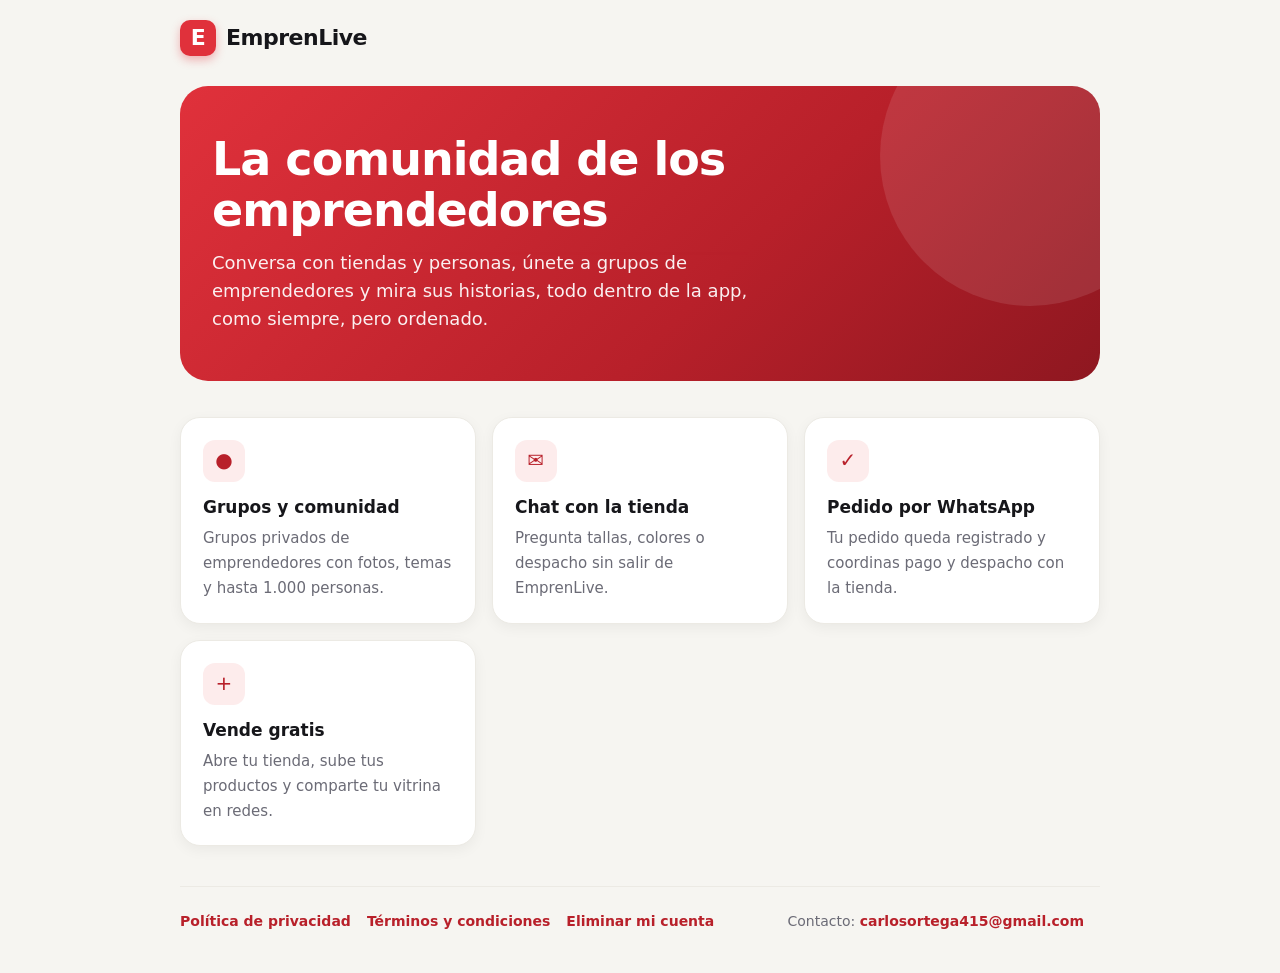
<file: index.html>
<!DOCTYPE html><html lang="es-CL"><head><meta charset="utf-8"><meta name="viewport" content="width=device-width, initial-scale=1">
<title>EmprenLive · Compra directo a emprendedores de Chile</title>
<meta name="description" content="EmprenLive: mira los vivos de emprendedores de Chile, conversa con la tienda y pide por WhatsApp.">
<style>
*{box-sizing:border-box}body{margin:0;font-family:system-ui,-apple-system,"Segoe UI",Roboto,sans-serif;color:#16161A;background:#F6F5F1;line-height:1.55}
.wrap{max-width:960px;margin:0 auto;padding:0 20px}
header{padding:20px 0}.brand{display:flex;align-items:center;gap:10px;font-weight:800;font-size:22px;letter-spacing:-.5px}
.logo{width:36px;height:36px;border-radius:10px;background:#E0313B;color:#fff;display:flex;align-items:center;justify-content:center;font-weight:800;box-shadow:0 4px 10px rgba(224,49,59,.35)}
.hero{background:linear-gradient(135deg,#E0313B,#B8202A 60%,#8E1720);color:#fff;border-radius:28px;padding:48px 32px;margin:10px 0 36px;position:relative;overflow:hidden}
.hero:before{content:"";position:absolute;right:-80px;top:-80px;width:300px;height:300px;border-radius:50%;background:rgba(255,255,255,.1)}
.hero h1{font-size:clamp(30px,5vw,46px);line-height:1.1;margin:0 0 14px;max-width:620px;letter-spacing:-1px;position:relative}
.hero p{font-size:18px;max-width:560px;opacity:.93;margin:0;position:relative}
.grid{display:grid;grid-template-columns:repeat(auto-fit,minmax(220px,1fr));gap:16px;margin-bottom:40px}
.card{background:#fff;border:1px solid #ECEAE4;border-radius:20px;padding:22px;box-shadow:0 4px 14px rgba(22,22,26,.05)}
.card b{display:block;font-size:17px;margin-bottom:6px}.card span{color:#6B6B76;font-size:15px}
.ic{width:42px;height:42px;border-radius:12px;background:#FDECEC;color:#B8202A;display:flex;align-items:center;justify-content:center;font-size:20px;margin-bottom:12px}
footer{border-top:1px solid #ECEAE4;padding:24px 0 40px;color:#6B6B76;font-size:14px;display:flex;flex-wrap:wrap;gap:16px;justify-content:space-between}
footer a{color:#B8202A;text-decoration:none;font-weight:600;margin-right:16px}
</style></head><body>
<div class="wrap">
<header><div class="brand"><div class="logo">E</div>EmprenLive</div></header>
<section class="hero"><h1>La comunidad de los emprendedores</h1><p>Conversa con tiendas y personas, únete a grupos de emprendedores y mira sus historias, todo dentro de la app, como siempre, pero ordenado.</p></section>
<section class="grid">
<div class="card"><div class="ic">●</div><b>Grupos y comunidad</b><span>Grupos privados de emprendedores con fotos, temas y hasta 1.000 personas.</span></div>
<div class="card"><div class="ic">✉</div><b>Chat con la tienda</b><span>Pregunta tallas, colores o despacho sin salir de EmprenLive.</span></div>
<div class="card"><div class="ic">✓</div><b>Pedido por WhatsApp</b><span>Tu pedido queda registrado y coordinas pago y despacho con la tienda.</span></div>
<div class="card"><div class="ic">+</div><b>Vende gratis</b><span>Abre tu tienda, sube tus productos y comparte tu vitrina en redes.</span></div>
</section>
<footer><div><a href="privacidad.html">Política de privacidad</a><a href="terminos.html">Términos y condiciones</a><a href="eliminar-cuenta.html">Eliminar mi cuenta</a></div><div>Contacto: <a href="mailto:carlosortega415@gmail.com">carlosortega415@gmail.com</a></div></footer>
</div></body></html>
</file>
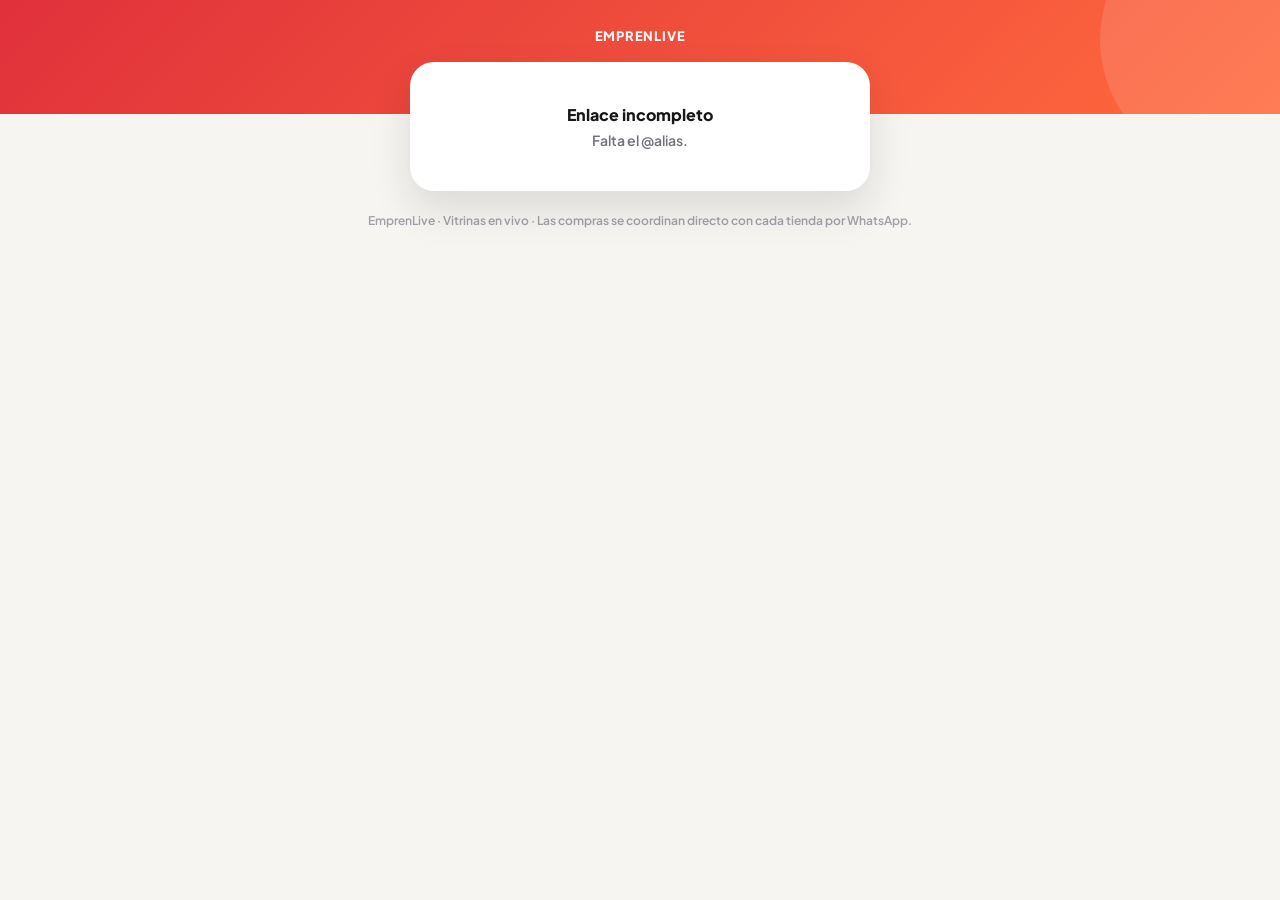
<file: a/index.html>
<!DOCTYPE html>
<html lang="es">
<head>
<meta charset="utf-8">
<meta name="viewport" content="width=device-width, initial-scale=1, viewport-fit=cover">
<title>EmprenLive</title>
<meta name="description" content="Compra directo a emprendedores en EmprenLive: vivos, Mostrador y pedidos por WhatsApp.">
<meta name="theme-color" content="#E0313B">
<style>
  @font-face{font-family:Jakarta;src:url('../admin/fonts/pjs-600.woff2') format('woff2');font-weight:600}
  @font-face{font-family:Jakarta;src:url('../admin/fonts/pjs-800.woff2') format('woff2');font-weight:800}
  *{box-sizing:border-box}
  body{margin:0;font-family:Jakarta,system-ui,-apple-system,Segoe UI,Roboto,sans-serif;background:#F6F5F2;color:#18181B;min-height:100vh}
  .top{background:linear-gradient(135deg,#E0313B,#FF6A3D);color:#fff;padding:28px 20px 70px;text-align:center;position:relative;overflow:hidden}
  .top::after{content:"";position:absolute;width:260px;height:260px;border-radius:50%;background:rgba(255,255,255,.12);right:-80px;top:-90px}
  .brand{font-weight:800;letter-spacing:.06em;font-size:13px;opacity:.95}
  .card{max-width:460px;margin:-52px auto 0;background:#fff;border-radius:24px;box-shadow:0 18px 40px rgba(24,24,27,.12);padding:22px;position:relative;z-index:1}
  .av{width:92px;height:92px;border-radius:50%;margin:-70px auto 10px;border:4px solid #fff;background:#FDE8E9;display:flex;align-items:center;justify-content:center;font-size:34px;font-weight:800;color:#C2262E;overflow:hidden;box-shadow:0 8px 20px rgba(0,0,0,.12)}
  .av img{width:100%;height:100%;object-fit:cover}
  h1{margin:0;text-align:center;font-size:24px}
  .al{display:block;text-align:center;color:#E0313B;font-weight:800;margin-top:2px}
  .meta{text-align:center;color:#71717A;font-size:14px;margin:6px 0 0}
  .desc{text-align:center;font-size:14px;line-height:1.5;margin:12px 0 0}
  .btn{display:block;text-align:center;text-decoration:none;font-weight:800;border-radius:14px;padding:15px;margin-top:12px;font-size:16px}
  .b1{background:#18181B;color:#fff}
  .b2{background:#F4F4F5;color:#18181B;font-size:14px}
  .grid{display:grid;grid-template-columns:repeat(3,minmax(0,1fr));gap:8px;margin-top:18px}
  .p{border-radius:12px;overflow:hidden;background:#F4F4F5;aspect-ratio:1;position:relative}
  .p img{width:100%;height:100%;object-fit:cover}
  .p span{position:absolute;left:6px;bottom:6px;background:rgba(255,255,255,.95);border-radius:999px;font-size:11px;font-weight:800;padding:2px 7px;color:#E0313B}
  .foot{text-align:center;color:#A1A1AA;font-size:12px;margin:22px 0 30px}
  .msg{text-align:center;padding:20px 0}
</style>
</head>
<body>
<div class="top"><div class="brand">EMPRENLIVE</div></div>
<div class="card" id="c"><div class="msg">Cargando…</div></div>
<p class="foot">EmprenLive · Vitrinas en vivo · Las compras se coordinan directo con cada tienda por WhatsApp.</p>
<script>
(function () {
  var URL0 = 'https://otxigqqzczzsckhsaggq.supabase.co', KEY = 'sb_publishable_Osm049nAqujqAtTNdGidxQ_r-j_2qgp';
  var H = { apikey: KEY, Authorization: 'Bearer ' + KEY, 'Content-Type': 'application/json' };
  var c = document.getElementById('c');
  function esc(s) { return String(s == null ? '' : s).replace(/[&<>"']/g, function (m) { return { '&': '&amp;', '<': '&lt;', '>': '&gt;', '"': '&quot;', "'": '&#39;' }[m]; }); }
  var alias = decodeURIComponent((location.hash || '').replace(/^#\/?@?/, '') || new URLSearchParams(location.search).get('a') || '').toLowerCase().replace(/[^a-z0-9_.]/g, '');
  if (!alias) { c.innerHTML = '<div class="msg"><b>Enlace incompleto</b><p class="meta">Falta el @alias.</p></div>'; return; }
  var app = 'intent://a/' + alias + '#Intent;scheme=cl.caserito.app;package=cl.caserito.app;S.browser_fallback_url=' + encodeURIComponent('https://catos0508.github.io/caserito/') + ';end';
  var isAndroid = /android/i.test(navigator.userAgent);
  fetch(URL0 + '/rest/v1/rpc/resolve_alias', { method: 'POST', headers: H, body: JSON.stringify({ p_alias: alias }) })
    .then(function (r) { return r.json(); })
    .then(function (d) {
      if (!d || !d.username) { c.innerHTML = '<div class="msg"><b>No encontramos a @' + esc(alias) + '</b><p class="meta">Revisa que el enlace esté bien escrito.</p></div>'; return; }
      var s = d.store, name = s ? s.name : d.name, pic = (s && s.logo) || d.avatar;
      document.title = name + ' (@' + d.username + ') · EmprenLive';
      c.innerHTML = '<div class="av">' + (pic ? '<img src="' + esc(pic) + '" alt="" referrerpolicy="no-referrer">' : esc(name.slice(0, 1).toUpperCase())) + '</div>' +
        '<h1>' + esc(name) + '</h1><span class="al">@' + esc(d.username) + '</span>' +
        (s && s.city ? '<p class="meta">' + esc(s.city) + '</p>' : '') + (s && s.description ? '<p class="desc">' + esc(s.description) + '</p>' : '') +
        (isAndroid ? '<a class="btn b1" href="' + app + '">' + (s ? 'Ver la tienda en la app' : 'Abrir en la app') + '</a>' : '<a class="btn b1" href="../">Conoce EmprenLive</a>') +
        '<a class="btn b2" href="../">¿No tienes la app? Conoce EmprenLive</a><div class="grid" id="g"></div>';
      if (!s) return;
      fetch(URL0 + '/rest/v1/products?select=id,name,price,photo&store_id=eq.' + s.id + '&active=eq.true&order=created_at.desc&limit=6', { headers: H })
        .then(function (r) { return r.json(); }).then(function (ps) {
          if (!Array.isArray(ps)) return;
          document.getElementById('g').innerHTML = ps.map(function (p) {
            return '<a class="p" href="' + (isAndroid ? app : '../') + '">' + (p.photo ? '<img src="' + esc(p.photo) + '" alt="' + esc(p.name) + '" loading="lazy">' : '') + '<span>$' + Number(p.price).toLocaleString('es-CL') + '</span></a>';
          }).join('');
        }).catch(function () {});
    })
    .catch(function () { c.innerHTML = '<div class="msg"><b>No pudimos cargar el perfil</b><p class="meta">Revisa tu conexión e inténtalo de nuevo.</p></div>'; });
})();
</script>
</body>
</html>
</file>
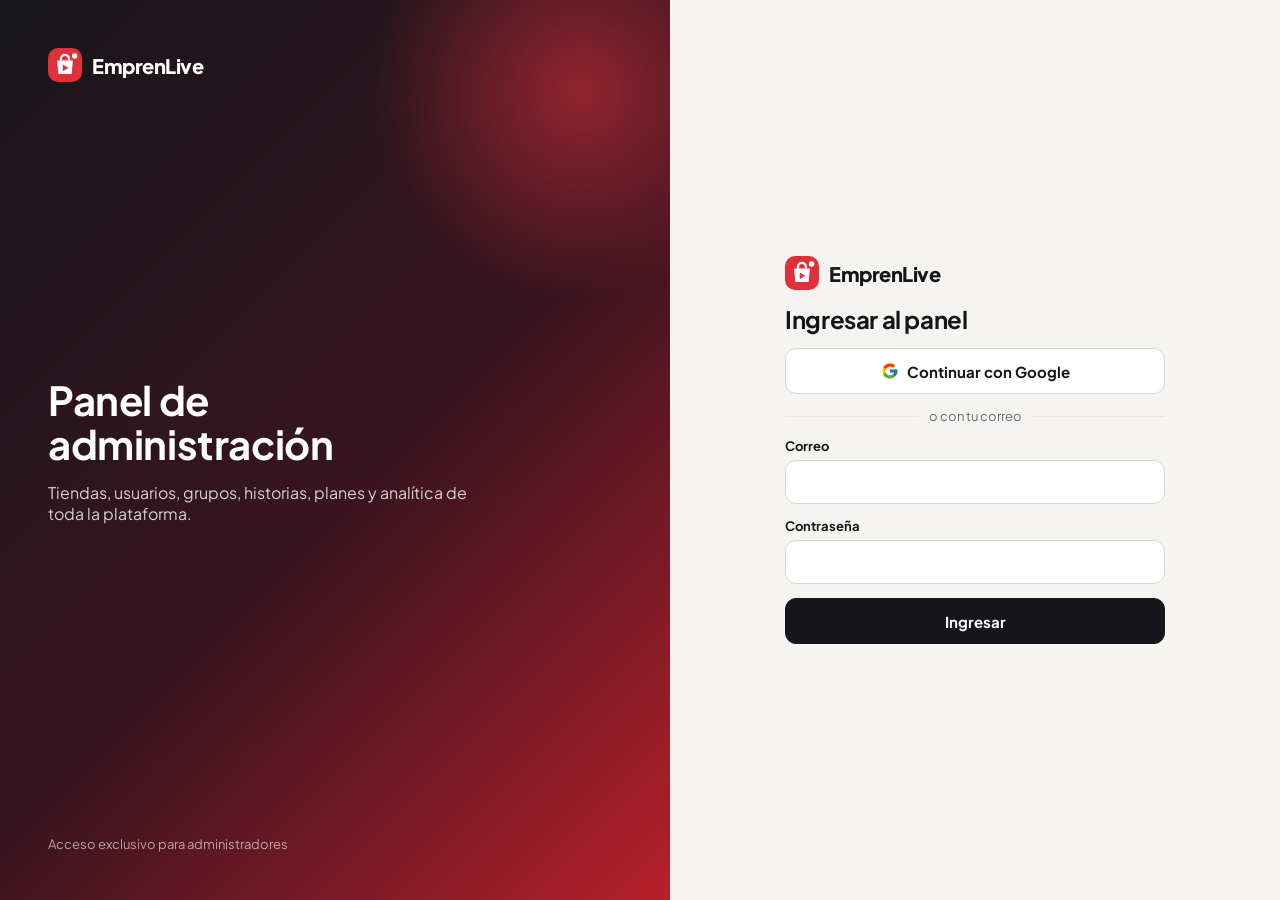
<file: admin/index.html>
<!DOCTYPE html>
<html lang="es-CL">
<head>
<meta charset="utf-8">
<meta name="viewport" content="width=device-width, initial-scale=1">
<meta name="robots" content="noindex, nofollow">
<title>EmprenLive · Panel de administración</title>
<link rel="stylesheet" href="panel.css">
</head>
<body>
<div id="app"><div class="boot"><span class="spin"></span></div></div>
<div id="toast" class="toast" role="status" aria-live="polite"></div>
<script src="vendor/supabase.js"></script>
<script src="panel.js"></script>
</body>
</html>
</file>
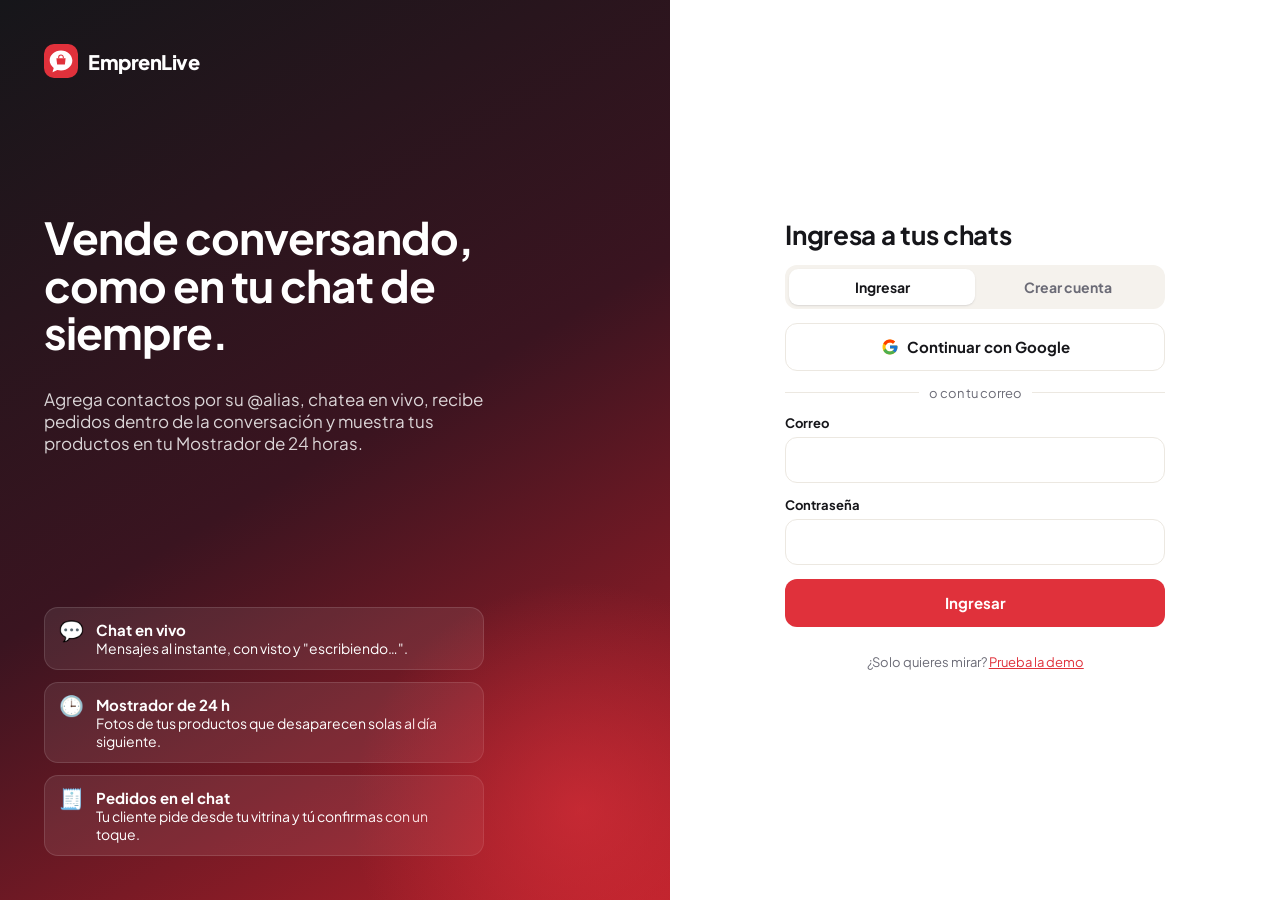
<file: app/index.html>
<!DOCTYPE html>
<html lang="es-CL">
<head>
<meta charset="utf-8">
<meta name="viewport" content="width=device-width, initial-scale=1, viewport-fit=cover, interactive-widget=resizes-content">
<meta name="theme-color" content="#E0313B">
<meta name="description" content="EmprenLive: chatea en vivo con tiendas y clientes, publica tu Mostrador de 24 horas y vende desde la conversación.">
<title>EmprenLive · Chats</title>
<link rel="manifest" href="manifest.webmanifest">
<link rel="icon" href="icon.svg" type="image/svg+xml">
<link rel="apple-touch-icon" href="icon.svg">
<link rel="stylesheet" href="app.css">
</head>
<body>
<div id="root"><div class="boot"><span class="spin"></span></div></div>
<div id="layer"></div>
<div id="toast" class="toast" role="status" aria-live="polite"></div>
<script src="../admin/vendor/supabase.js"></script>
<script src="app.js"></script>
</body>
</html>
</file>
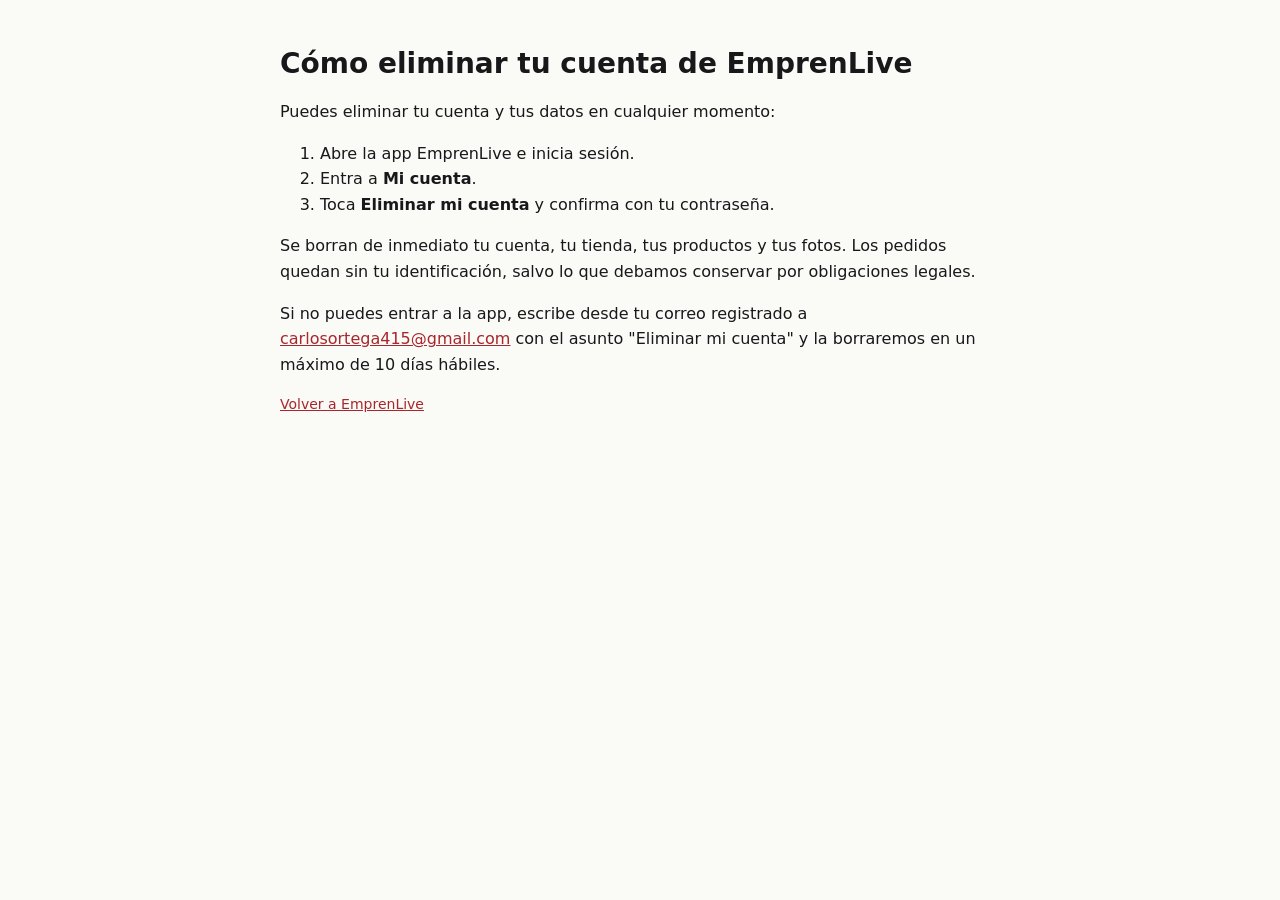
<file: eliminar-cuenta.html>
<!DOCTYPE html><html lang="es-CL"><head><meta charset="utf-8"><meta name="viewport" content="width=device-width, initial-scale=1">
<title>Eliminar cuenta · EmprenLive</title>
<style>body{margin:0;background:#FAFAF7;color:#18181B;font-family:system-ui,sans-serif;line-height:1.6}main{max-width:720px;margin:0 auto;padding:28px 20px 60px}h1{font-size:28px;line-height:1.2}h2{font-size:19px;margin-top:28px}a{color:#A8262C}.muted{color:#52525B;font-size:14px}.box{background:#FFF8E6;border:1px solid #F5E2AE;border-radius:12px;padding:12px 14px;font-size:14px}</style></head><body><main>
<h1>Cómo eliminar tu cuenta de EmprenLive</h1>
<p>Puedes eliminar tu cuenta y tus datos en cualquier momento:</p>
<ol>
<li>Abre la app EmprenLive e inicia sesión.</li>
<li>Entra a <b>Mi cuenta</b>.</li>
<li>Toca <b>Eliminar mi cuenta</b> y confirma con tu contraseña.</li>
</ol>
<p>Se borran de inmediato tu cuenta, tu tienda, tus productos y tus fotos. Los pedidos quedan sin tu identificación, salvo lo que debamos conservar por obligaciones legales.</p>
<p>Si no puedes entrar a la app, escribe desde tu correo registrado a <a href="mailto:carlosortega415@gmail.com">carlosortega415@gmail.com</a> con el asunto "Eliminar mi cuenta" y la borraremos en un máximo de 10 días hábiles.</p>
<p class="muted"><a href="./">Volver a EmprenLive</a></p></main></body></html>
</file>
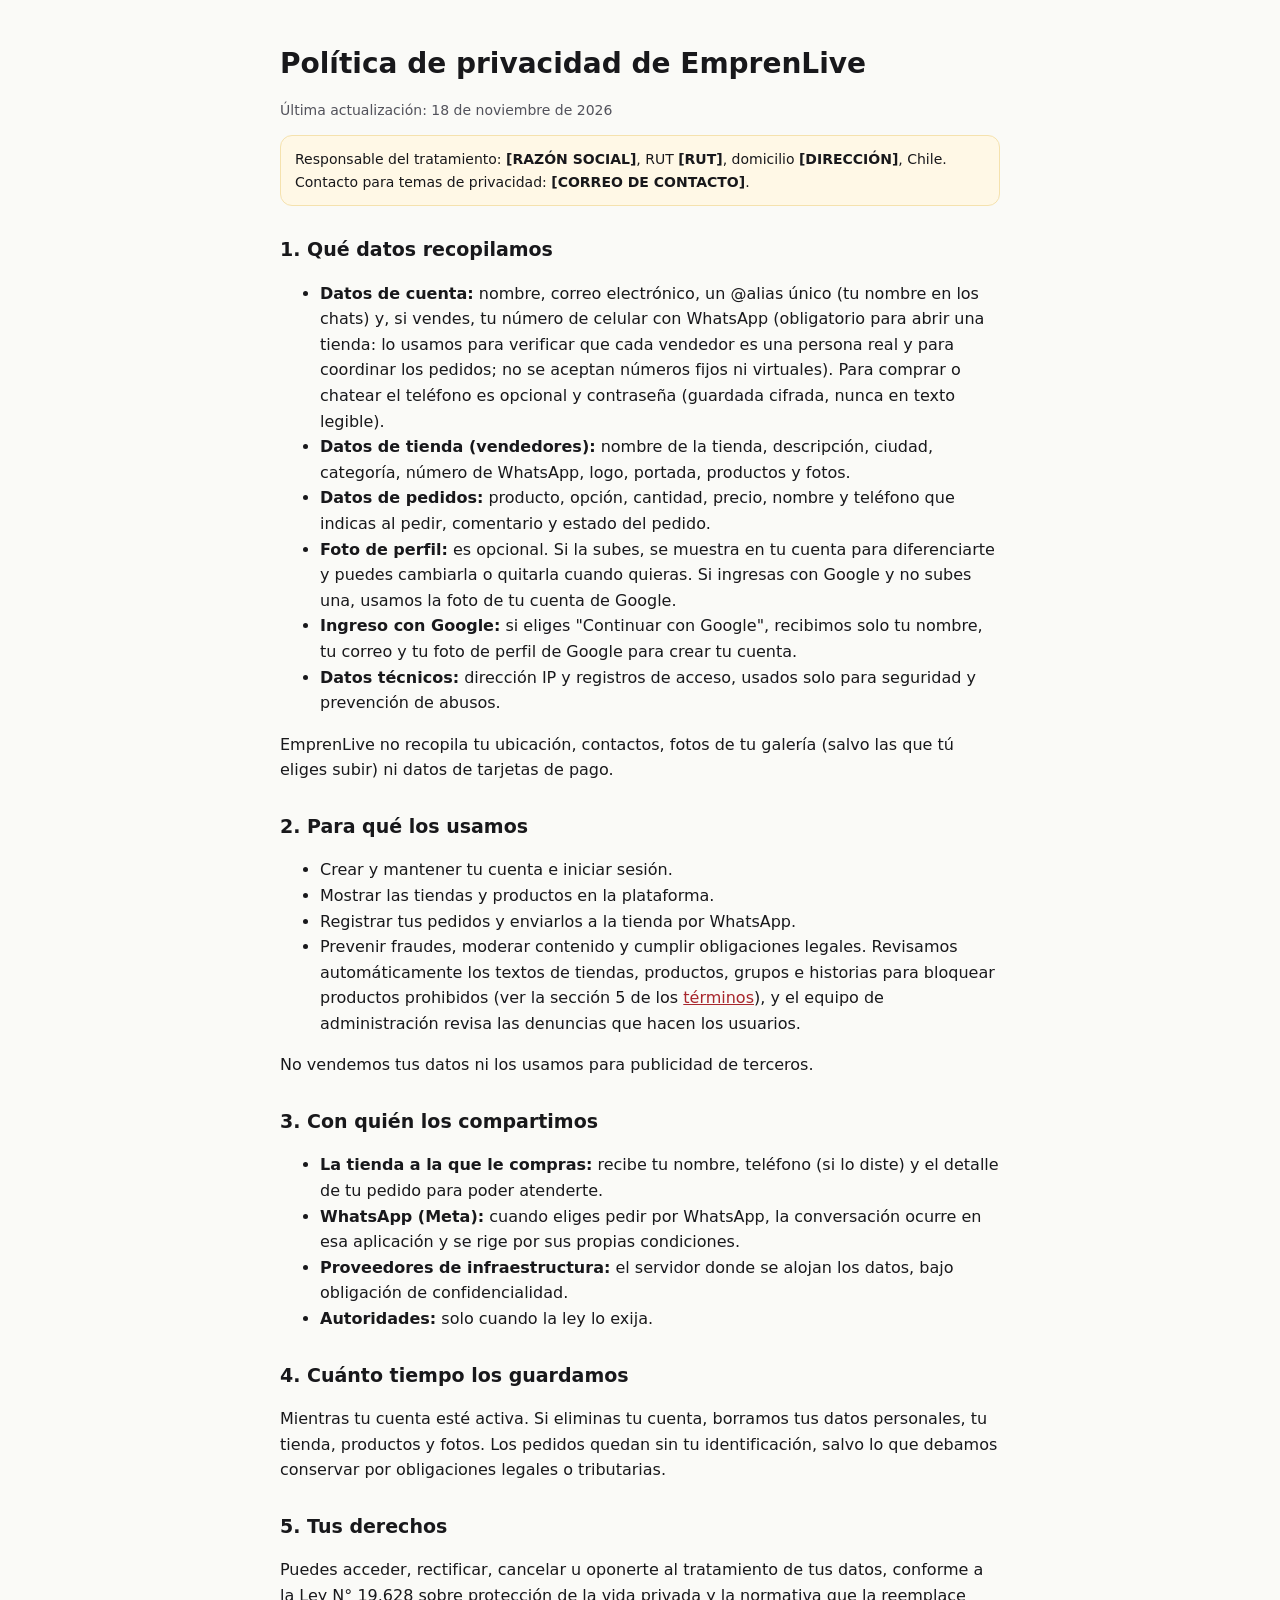
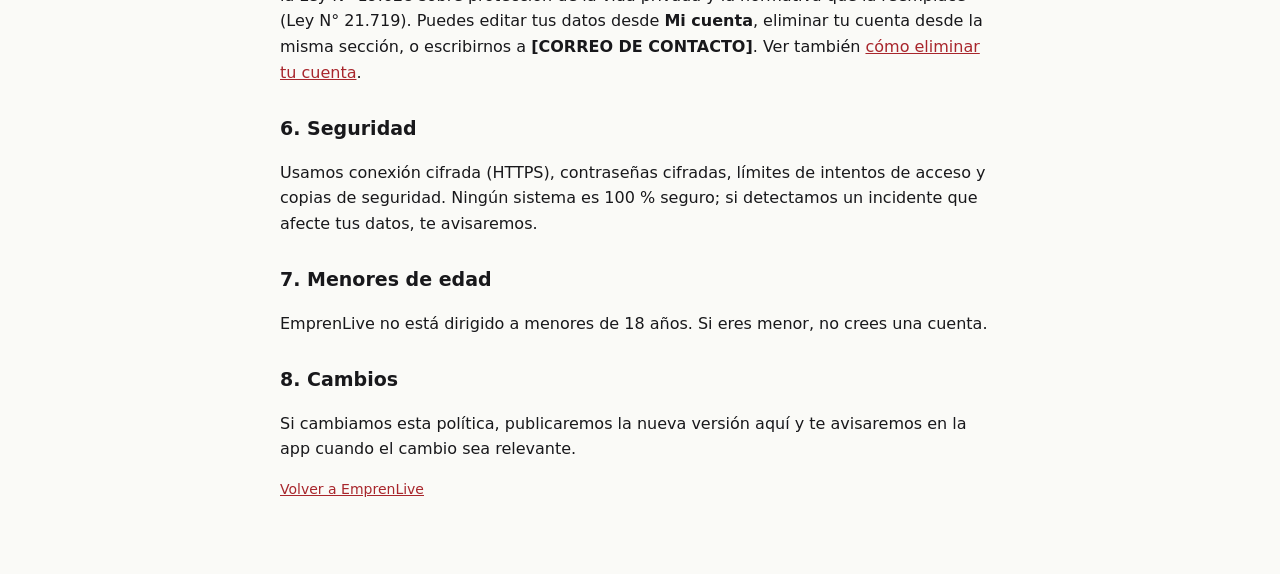
<file: privacidad.html>
<!DOCTYPE html><html lang="es-CL"><head><meta charset="utf-8"><meta name="viewport" content="width=device-width, initial-scale=1">
<title>Política de privacidad · EmprenLive</title>
<style>body{margin:0;background:#FAFAF7;color:#18181B;font-family:Inter,system-ui,sans-serif;line-height:1.6}main{max-width:720px;margin:0 auto;padding:28px 20px 60px}h1{font-size:28px;line-height:1.2}h2{font-size:19px;margin-top:28px}a{color:#A8262C}.muted{color:#52525B;font-size:14px}.box{background:#FFF8E6;border:1px solid #F5E2AE;border-radius:12px;padding:12px 14px;font-size:14px}</style></head><body><main>
<h1>Política de privacidad de EmprenLive</h1>
<p class="muted">Última actualización: 18 de noviembre de 2026</p>
<p class="box">Responsable del tratamiento: <b>[RAZÓN SOCIAL]</b>, RUT <b>[RUT]</b>, domicilio <b>[DIRECCIÓN]</b>, Chile. Contacto para temas de privacidad: <b>[CORREO DE CONTACTO]</b>.</p>
<h2>1. Qué datos recopilamos</h2>
<ul>
<li><b>Datos de cuenta:</b> nombre, correo electrónico, un @alias único (tu nombre en los chats) y, si vendes, tu número de celular con WhatsApp (obligatorio para abrir una tienda: lo usamos para verificar que cada vendedor es una persona real y para coordinar los pedidos; no se aceptan números fijos ni virtuales). Para comprar o chatear el teléfono es opcional y contraseña (guardada cifrada, nunca en texto legible).</li>
<li><b>Datos de tienda (vendedores):</b> nombre de la tienda, descripción, ciudad, categoría, número de WhatsApp, logo, portada, productos y fotos.</li>
<li><b>Datos de pedidos:</b> producto, opción, cantidad, precio, nombre y teléfono que indicas al pedir, comentario y estado del pedido.</li>
<li><b>Foto de perfil:</b> es opcional. Si la subes, se muestra en tu cuenta para diferenciarte y puedes cambiarla o quitarla cuando quieras. Si ingresas con Google y no subes una, usamos la foto de tu cuenta de Google.</li>
<li><b>Ingreso con Google:</b> si eliges "Continuar con Google", recibimos solo tu nombre, tu correo y tu foto de perfil de Google para crear tu cuenta.</li>
<li><b>Datos técnicos:</b> dirección IP y registros de acceso, usados solo para seguridad y prevención de abusos.</li>
</ul>
<p>EmprenLive no recopila tu ubicación, contactos, fotos de tu galería (salvo las que tú eliges subir) ni datos de tarjetas de pago.</p>
<h2>2. Para qué los usamos</h2>
<ul>
<li>Crear y mantener tu cuenta e iniciar sesión.</li>
<li>Mostrar las tiendas y productos en la plataforma.</li>
<li>Registrar tus pedidos y enviarlos a la tienda por WhatsApp.</li>
<li>Prevenir fraudes, moderar contenido y cumplir obligaciones legales. Revisamos automáticamente los textos de tiendas, productos, grupos e historias para bloquear productos prohibidos (ver la sección 5 de los <a href="terminos.html#prohibidos">términos</a>), y el equipo de administración revisa las denuncias que hacen los usuarios.</li>
</ul>
<p>No vendemos tus datos ni los usamos para publicidad de terceros.</p>
<h2>3. Con quién los compartimos</h2>
<ul>
<li><b>La tienda a la que le compras:</b> recibe tu nombre, teléfono (si lo diste) y el detalle de tu pedido para poder atenderte.</li>
<li><b>WhatsApp (Meta):</b> cuando eliges pedir por WhatsApp, la conversación ocurre en esa aplicación y se rige por sus propias condiciones.</li>
<li><b>Proveedores de infraestructura:</b> el servidor donde se alojan los datos, bajo obligación de confidencialidad.</li>
<li><b>Autoridades:</b> solo cuando la ley lo exija.</li>
</ul>
<h2>4. Cuánto tiempo los guardamos</h2>
<p>Mientras tu cuenta esté activa. Si eliminas tu cuenta, borramos tus datos personales, tu tienda, productos y fotos. Los pedidos quedan sin tu identificación, salvo lo que debamos conservar por obligaciones legales o tributarias.</p>
<h2>5. Tus derechos</h2>
<p>Puedes acceder, rectificar, cancelar u oponerte al tratamiento de tus datos, conforme a la Ley N° 19.628 sobre protección de la vida privada y la normativa que la reemplace (Ley N° 21.719). Puedes editar tus datos desde <b>Mi cuenta</b>, eliminar tu cuenta desde la misma sección, o escribirnos a <b>[CORREO DE CONTACTO]</b>. Ver también <a href="/eliminar-cuenta">cómo eliminar tu cuenta</a>.</p>
<h2>6. Seguridad</h2>
<p>Usamos conexión cifrada (HTTPS), contraseñas cifradas, límites de intentos de acceso y copias de seguridad. Ningún sistema es 100 % seguro; si detectamos un incidente que afecte tus datos, te avisaremos.</p>
<h2>7. Menores de edad</h2>
<p>EmprenLive no está dirigido a menores de 18 años. Si eres menor, no crees una cuenta.</p>
<h2>8. Cambios</h2>
<p>Si cambiamos esta política, publicaremos la nueva versión aquí y te avisaremos en la app cuando el cambio sea relevante.</p>
<p class="muted"><a href="/">Volver a EmprenLive</a></p></main></body></html>
</file>
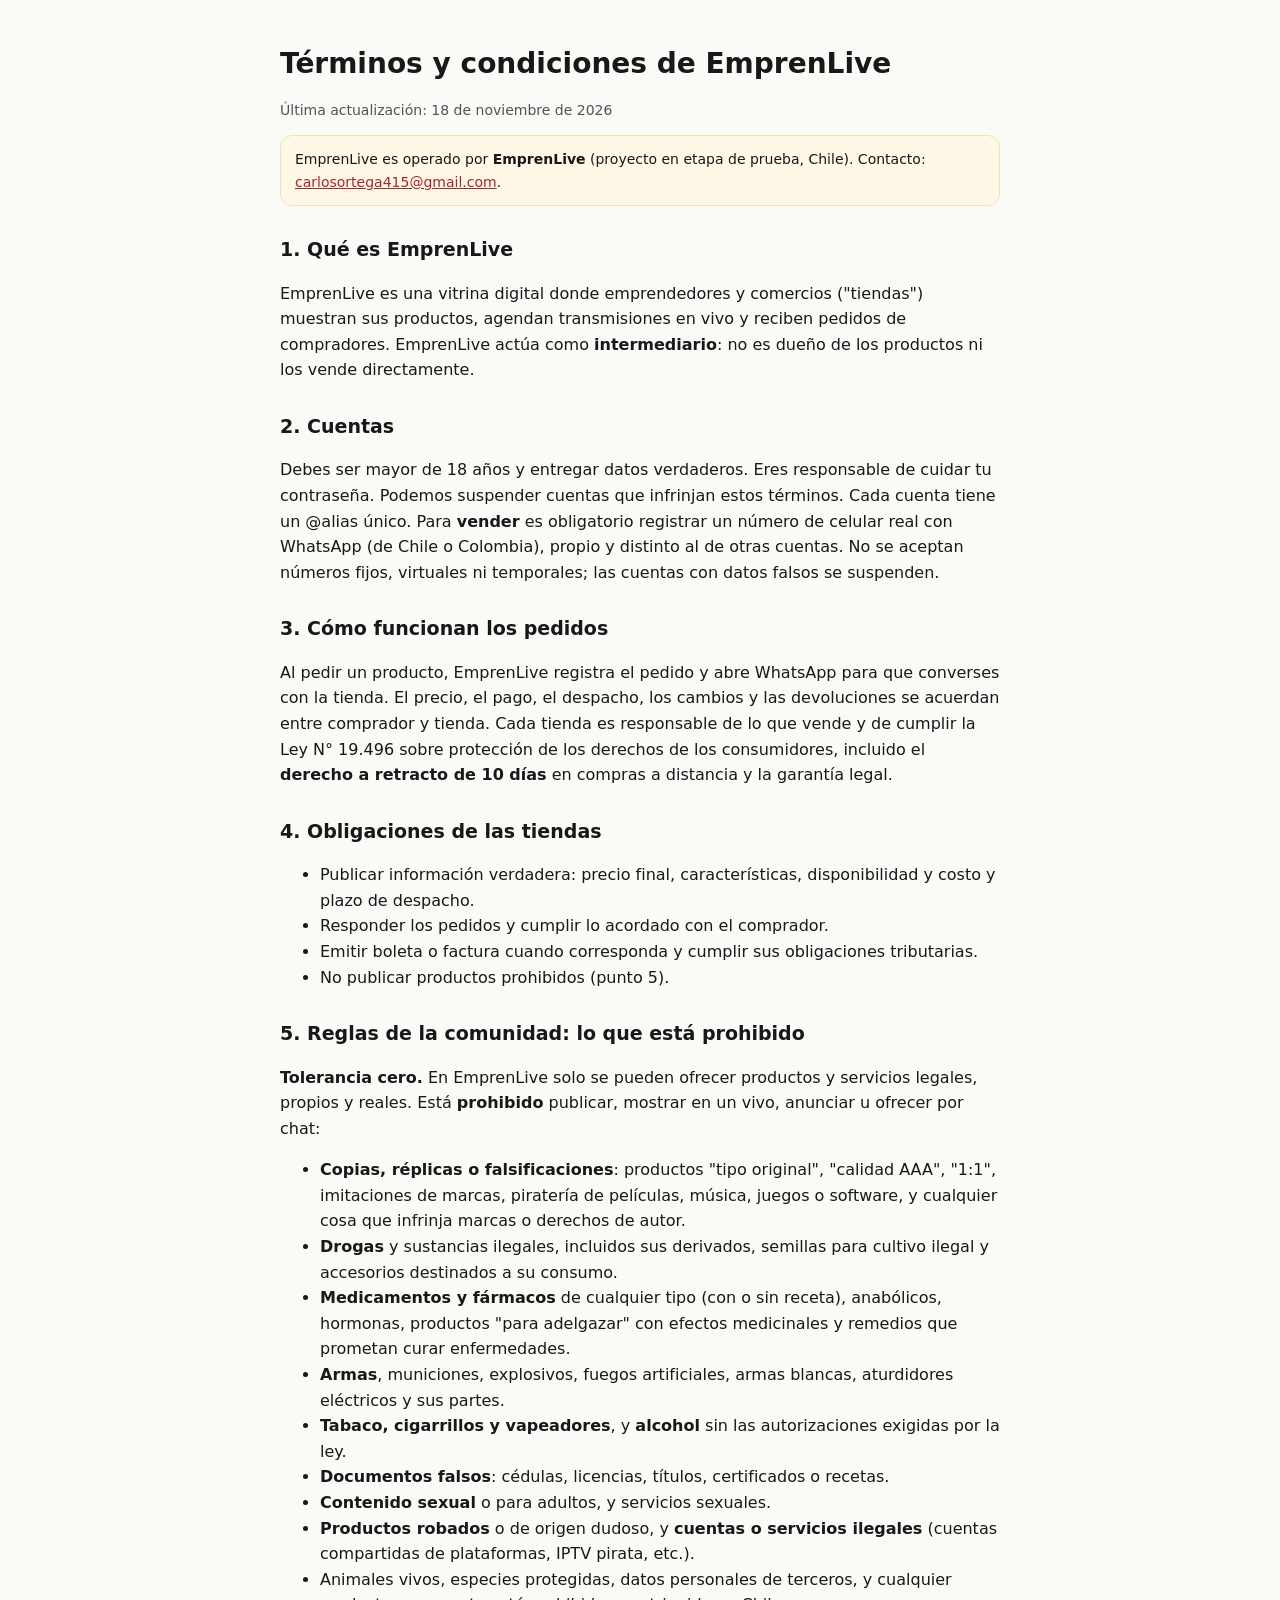
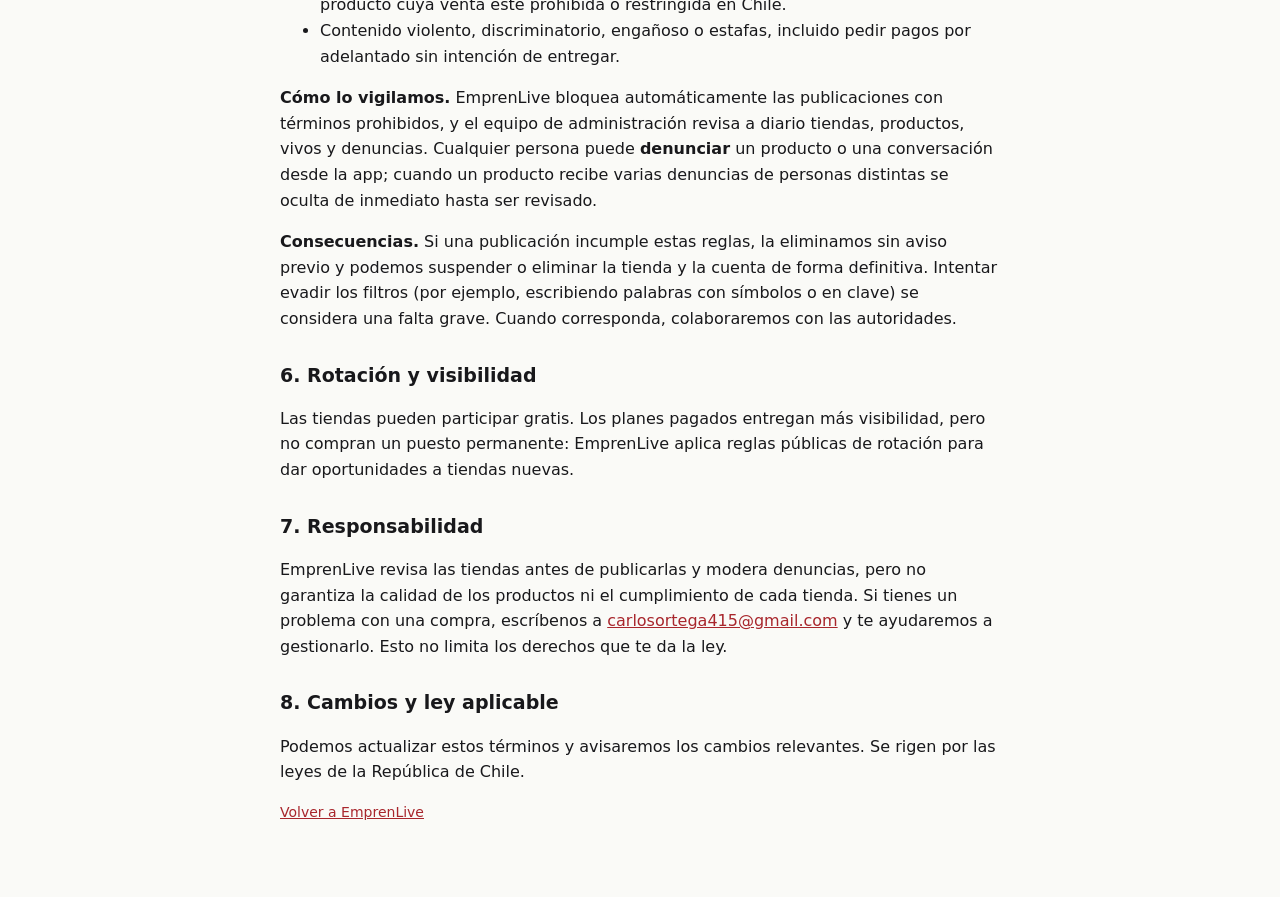
<file: terminos.html>
<!DOCTYPE html><html lang="es-CL"><head><meta charset="utf-8"><meta name="viewport" content="width=device-width, initial-scale=1">
<title>Términos y condiciones · EmprenLive</title>
<style>body{margin:0;background:#FAFAF7;color:#18181B;font-family:system-ui,sans-serif;line-height:1.6}main{max-width:720px;margin:0 auto;padding:28px 20px 60px}h1{font-size:28px;line-height:1.2}h2{font-size:19px;margin-top:28px}a{color:#A8262C}.muted{color:#52525B;font-size:14px}.box{background:#FFF8E6;border:1px solid #F5E2AE;border-radius:12px;padding:12px 14px;font-size:14px}</style></head><body><main>
<h1>Términos y condiciones de EmprenLive</h1>
<p class="muted">Última actualización: 18 de noviembre de 2026</p>
<p class="box">EmprenLive es operado por <b>EmprenLive</b> (proyecto en etapa de prueba, Chile). Contacto: <a href="mailto:carlosortega415@gmail.com">carlosortega415@gmail.com</a>.</p>
<h2>1. Qué es EmprenLive</h2>
<p>EmprenLive es una vitrina digital donde emprendedores y comercios ("tiendas") muestran sus productos, agendan transmisiones en vivo y reciben pedidos de compradores. EmprenLive actúa como <b>intermediario</b>: no es dueño de los productos ni los vende directamente.</p>
<h2>2. Cuentas</h2>
<p>Debes ser mayor de 18 años y entregar datos verdaderos. Eres responsable de cuidar tu contraseña. Podemos suspender cuentas que infrinjan estos términos. Cada cuenta tiene un @alias único. Para <b>vender</b> es obligatorio registrar un número de celular real con WhatsApp (de Chile o Colombia), propio y distinto al de otras cuentas. No se aceptan números fijos, virtuales ni temporales; las cuentas con datos falsos se suspenden.</p>
<h2>3. Cómo funcionan los pedidos</h2>
<p>Al pedir un producto, EmprenLive registra el pedido y abre WhatsApp para que converses con la tienda. El precio, el pago, el despacho, los cambios y las devoluciones se acuerdan entre comprador y tienda. Cada tienda es responsable de lo que vende y de cumplir la Ley N° 19.496 sobre protección de los derechos de los consumidores, incluido el <b>derecho a retracto de 10 días</b> en compras a distancia y la garantía legal.</p>
<h2>4. Obligaciones de las tiendas</h2>
<ul>
<li>Publicar información verdadera: precio final, características, disponibilidad y costo y plazo de despacho.</li>
<li>Responder los pedidos y cumplir lo acordado con el comprador.</li>
<li>Emitir boleta o factura cuando corresponda y cumplir sus obligaciones tributarias.</li>
<li>No publicar productos prohibidos (punto 5).</li>
</ul>
<h2 id="prohibidos">5. Reglas de la comunidad: lo que está prohibido</h2>
<p><b>Tolerancia cero.</b> En EmprenLive solo se pueden ofrecer productos y servicios legales, propios y reales. Está <b>prohibido</b> publicar, mostrar en un vivo, anunciar u ofrecer por chat:</p>
<ul>
<li><b>Copias, réplicas o falsificaciones</b>: productos "tipo original", "calidad AAA", "1:1", imitaciones de marcas, piratería de películas, música, juegos o software, y cualquier cosa que infrinja marcas o derechos de autor.</li>
<li><b>Drogas</b> y sustancias ilegales, incluidos sus derivados, semillas para cultivo ilegal y accesorios destinados a su consumo.</li>
<li><b>Medicamentos y fármacos</b> de cualquier tipo (con o sin receta), anabólicos, hormonas, productos "para adelgazar" con efectos medicinales y remedios que prometan curar enfermedades.</li>
<li><b>Armas</b>, municiones, explosivos, fuegos artificiales, armas blancas, aturdidores eléctricos y sus partes.</li>
<li><b>Tabaco, cigarrillos y vapeadores</b>, y <b>alcohol</b> sin las autorizaciones exigidas por la ley.</li>
<li><b>Documentos falsos</b>: cédulas, licencias, títulos, certificados o recetas.</li>
<li><b>Contenido sexual</b> o para adultos, y servicios sexuales.</li>
<li><b>Productos robados</b> o de origen dudoso, y <b>cuentas o servicios ilegales</b> (cuentas compartidas de plataformas, IPTV pirata, etc.).</li>
<li>Animales vivos, especies protegidas, datos personales de terceros, y cualquier producto cuya venta esté prohibida o restringida en Chile.</li>
<li>Contenido violento, discriminatorio, engañoso o estafas, incluido pedir pagos por adelantado sin intención de entregar.</li>
</ul>
<p><b>Cómo lo vigilamos.</b> EmprenLive bloquea automáticamente las publicaciones con términos prohibidos, y el equipo de administración revisa a diario tiendas, productos, vivos y denuncias. Cualquier persona puede <b>denunciar</b> un producto o una conversación desde la app; cuando un producto recibe varias denuncias de personas distintas se oculta de inmediato hasta ser revisado.</p>
<p><b>Consecuencias.</b> Si una publicación incumple estas reglas, la eliminamos sin aviso previo y podemos suspender o eliminar la tienda y la cuenta de forma definitiva. Intentar evadir los filtros (por ejemplo, escribiendo palabras con símbolos o en clave) se considera una falta grave. Cuando corresponda, colaboraremos con las autoridades.</p>
<h2>6. Rotación y visibilidad</h2>
<p>Las tiendas pueden participar gratis. Los planes pagados entregan más visibilidad, pero no compran un puesto permanente: EmprenLive aplica reglas públicas de rotación para dar oportunidades a tiendas nuevas.</p>
<h2>7. Responsabilidad</h2>
<p>EmprenLive revisa las tiendas antes de publicarlas y modera denuncias, pero no garantiza la calidad de los productos ni el cumplimiento de cada tienda. Si tienes un problema con una compra, escríbenos a <a href="mailto:carlosortega415@gmail.com">carlosortega415@gmail.com</a> y te ayudaremos a gestionarlo. Esto no limita los derechos que te da la ley.</p>
<h2>8. Cambios y ley aplicable</h2>
<p>Podemos actualizar estos términos y avisaremos los cambios relevantes. Se rigen por las leyes de la República de Chile.</p>
<p class="muted"><a href="./">Volver a EmprenLive</a></p></main></body></html>
</file>
<file: admin/panel.css>
@font-face{font-family:"Jakarta";src:url(fonts/pjs-400.woff2) format("woff2");font-weight:400;font-display:swap}
@font-face{font-family:"Jakarta";src:url(fonts/pjs-600.woff2) format("woff2");font-weight:600;font-display:swap}
@font-face{font-family:"Jakarta";src:url(fonts/pjs-700.woff2) format("woff2");font-weight:700;font-display:swap}
@font-face{font-family:"Jakarta";src:url(fonts/pjs-800.woff2) format("woff2");font-weight:800;font-display:swap}
:root{
  --ink:#16161A;--ink2:#3F3F46;--muted:#6B6B76;--line:#E9E7E1;--bg:#F5F4F0;--card:#fff;--soft:#F1EFE9;
  --brand:#E0313B;--brand-d:#B8202A;--brand-soft:#FDECEC;
  --ok:#13723B;--ok-bg:#E7F6EC;--warn:#7A4B00;--warn-bg:#FFF3D6;--bad:#A11D1D;--bad-bg:#FDE8E8;--info:#1E40AF;--info-bg:#E0ECFF;--gray:#3F4A5A;--gray-bg:#EEF0F3;
  --side:#121216;--r:16px;--shadow:0 1px 2px rgba(22,22,26,.04),0 6px 18px rgba(22,22,26,.06)
}
*{box-sizing:border-box}
html,body{margin:0;background:var(--bg);color:var(--ink);font-family:"Jakarta",system-ui,-apple-system,"Segoe UI",Roboto,sans-serif;-webkit-font-smoothing:antialiased}
button,input,select{font:inherit;color:inherit}
button{cursor:pointer}
a{color:var(--brand-d)}
h1,h2,h3{margin:0;letter-spacing:-.4px}
.boot{min-height:100vh;display:flex;align-items:center;justify-content:center}
.spin{width:30px;height:30px;border:3px solid #E4E2DC;border-top-color:var(--brand);border-radius:50%;animation:sp .8s linear infinite;display:inline-block}
@keyframes sp{to{transform:rotate(360deg)}}

/* acceso */
.login{min-height:100vh;display:grid;grid-template-columns:1.1fr 1fr}
.login-art{background:linear-gradient(135deg,#16161A,#3A1420 55%,#B8202A);color:#fff;padding:48px;display:flex;flex-direction:column;justify-content:space-between;position:relative;overflow:hidden}
.login-art::after{content:"";position:absolute;right:-120px;top:-120px;width:420px;height:420px;border-radius:50%;background:radial-gradient(circle,rgba(224,49,59,.55),transparent 70%)}
.login-art h1{font-size:40px;line-height:1.1;max-width:440px;position:relative}
.login-art p{opacity:.8;max-width:420px;position:relative}
.login-box{display:flex;align-items:center;justify-content:center;padding:32px}
.login-card{width:100%;max-width:380px;display:flex;flex-direction:column;gap:14px}
.logo{display:flex;align-items:center;gap:10px;font-weight:800;font-size:20px;letter-spacing:-.5px;position:relative}
.logo i{width:34px;height:34px;border-radius:10px;background:var(--brand) url("data:image/svg+xml,%3Csvg xmlns='http://www.w3.org/2000/svg' viewBox='0 0 30 30'%3E%3Cpath d='M8 11h14l-1.2 12H9.2z' fill='white'/%3E%3Cpath d='M11.5 11V9.5a3.5 3.5 0 0 1 7 0V11' fill='none' stroke='white' stroke-width='2'/%3E%3Cpath d='M13 14.5v6l5-3z' fill='%23E0313B'/%3E%3Ccircle cx='23.5' cy='7' r='2.4' fill='white'/%3E%3C/svg%3E") center/100% no-repeat;flex:none}
.field{display:flex;flex-direction:column;gap:6px}
.field label{font-size:13px;font-weight:700}
.input,.select{height:44px;border:1px solid #DAD8D1;border-radius:11px;padding:0 12px;background:#fff;outline:none;font-size:15px}
.input:focus,.select:focus{border-color:var(--ink);box-shadow:0 0 0 3px rgba(22,22,26,.08)}
.btn{display:inline-flex;align-items:center;justify-content:center;gap:8px;height:40px;padding:0 14px;border-radius:11px;border:1px solid #DAD8D1;background:#fff;font-weight:700;font-size:14px;text-decoration:none;color:var(--ink);white-space:nowrap}
.btn:hover{background:#FAFAF8}
.btn.lg{height:46px;font-size:15px}
.btn.dark{background:var(--ink);border-color:var(--ink);color:#fff}
.btn.brand{background:var(--brand);border-color:var(--brand);color:#fff}
.btn.ok{background:var(--ok);border-color:var(--ok);color:#fff}
.btn.danger{color:var(--bad);border-color:#F3C4C4}
.btn.sm{height:32px;padding:0 10px;font-size:13px;border-radius:9px}
.btn:disabled{opacity:.5;cursor:default}
.sep{display:flex;align-items:center;gap:10px;color:var(--muted);font-size:13px}
.sep::before,.sep::after{content:"";flex:1;height:1px;background:var(--line)}
.err{background:var(--bad-bg);color:var(--bad);border-radius:11px;padding:10px 12px;font-size:14px}

/* estructura */
.shell{display:grid;grid-template-columns:240px 1fr;min-height:100vh}
.side{background:var(--side);color:#fff;padding:20px 14px;display:flex;flex-direction:column;gap:18px;position:sticky;top:0;height:100vh}
.side .logo{padding:0 8px}
.nav{display:flex;flex-direction:column;gap:2px}
.nav a{display:flex;align-items:center;gap:10px;padding:10px 12px;border-radius:11px;color:#C9C9D1;text-decoration:none;font-weight:600;font-size:14px}
.nav a:hover{background:rgba(255,255,255,.06);color:#fff}
.nav a.on{background:rgba(224,49,59,.18);color:#fff}
.nav a.on svg{color:#FF6B72}
.nav .cnt{margin-left:auto;background:var(--brand);color:#fff;font-size:11px;font-weight:800;border-radius:999px;padding:1px 7px}
.side-foot{margin-top:auto;font-size:12px;color:#9A9AA6;padding:0 8px;display:flex;flex-direction:column;gap:8px}
.side-foot b{color:#fff;font-size:13px}
.main{padding:24px 28px 60px;min-width:0}
.top{display:flex;align-items:center;justify-content:space-between;gap:12px;margin-bottom:20px;flex-wrap:wrap}
.top h1{font-size:26px}
.top .sub{color:var(--muted);font-size:14px;margin-top:2px}
.seg{display:inline-flex;background:#fff;border:1px solid var(--line);border-radius:11px;padding:3px;gap:2px}
.seg button{border:0;background:none;padding:7px 12px;border-radius:8px;font-weight:700;font-size:13px;color:var(--muted)}
.seg button.on{background:var(--ink);color:#fff}

/* tarjetas y kpi */
.card{background:var(--card);border:1px solid var(--line);border-radius:var(--r);box-shadow:var(--shadow)}
.pad{padding:18px}
.grid{display:grid;gap:14px}
.kpis{grid-template-columns:repeat(auto-fill,minmax(190px,1fr));margin-bottom:14px}
.kpi{padding:16px 18px;display:flex;flex-direction:column;gap:4px;min-width:0}
.kpi .lab{font-size:13px;color:var(--muted);font-weight:600;display:flex;align-items:center;gap:6px}
.kpi .val{font-size:28px;font-weight:800;letter-spacing:-.8px;line-height:1.15}
.kpi .hint{font-size:12px;color:var(--muted)}
.kpi.accent{background:linear-gradient(135deg,#16161A,#3A1420 70%,#7A1530);color:#fff;border:0}
.kpi.accent .lab,.kpi.accent .hint{color:rgba(255,255,255,.7)}
.dot{width:8px;height:8px;border-radius:50%;background:var(--brand);display:inline-block}
.dot.live{animation:pl 1.6s infinite}
@keyframes pl{0%{box-shadow:0 0 0 0 rgba(224,49,59,.6)}70%{box-shadow:0 0 0 8px rgba(224,49,59,0)}100%{box-shadow:0 0 0 0 rgba(224,49,59,0)}}
.two{grid-template-columns:2fr 1fr}
.three{grid-template-columns:repeat(3,1fr)}
.card h3{font-size:16px;font-weight:800}
.card .hd{display:flex;align-items:center;justify-content:space-between;gap:10px;margin-bottom:12px;flex-wrap:wrap}
.muted{color:var(--muted)} .small{font-size:13px} .b{font-weight:700}

/* alertas */
.alerts{grid-template-columns:repeat(auto-fill,minmax(240px,1fr));margin-bottom:14px}
.alert{display:flex;align-items:center;gap:12px;padding:14px 16px;text-decoration:none;color:var(--ink)}
.alert .ic{width:38px;height:38px;border-radius:11px;display:flex;align-items:center;justify-content:center;flex:none;font-weight:800}
.alert b{font-size:20px}
.alert span{font-size:13px;color:var(--muted)}
.alert:hover{border-color:#D6D3CB}

/* gráfico */
.chart{position:relative;width:100%}
.chart svg{display:block;width:100%;height:auto;overflow:visible}
.chart .grid-l{stroke:#ECEAE4;stroke-width:1}
.chart .axis{fill:#8A8A93;font-size:11px}
.chart .line{fill:none;stroke:var(--brand);stroke-width:2;stroke-linejoin:round;stroke-linecap:round}
.chart .area{fill:url(#ga)}
.chart .cross{stroke:#16161A;stroke-width:1;stroke-dasharray:3 3}
.tip{position:absolute;pointer-events:none;background:var(--ink);color:#fff;border-radius:10px;padding:8px 10px;font-size:12px;white-space:nowrap;transform:translate(-50%,-110%);box-shadow:0 8px 20px rgba(0,0,0,.2);opacity:0;transition:opacity .12s}
.tip b{font-size:14px;display:block}
.bars{display:flex;flex-direction:column;gap:10px}
.bar-row{display:grid;grid-template-columns:110px 1fr 56px;align-items:center;gap:10px;font-size:13px}
.bar-row .tr{height:12px;background:var(--soft);border-radius:4px;overflow:hidden}
.bar-row .fl{height:100%;background:var(--brand);border-radius:0 4px 4px 0;min-width:2px}
.bar-row .v{text-align:right;font-weight:700;font-variant-numeric:tabular-nums}
.funnel{display:flex;flex-direction:column;gap:10px}
.fstep{display:grid;grid-template-columns:150px 1fr 70px;gap:10px;align-items:center;font-size:13px}
.fstep .tr{height:28px;background:var(--soft);border-radius:6px;overflow:hidden}
.fstep .fl{height:100%;background:linear-gradient(90deg,#E0313B,#FF6B72);border-radius:0 6px 6px 0}
.fstep .v{text-align:right;font-weight:800}
.fstep .pc{font-size:11px;color:var(--muted);font-weight:600}

/* tablas */
.toolbar{display:flex;gap:10px;align-items:center;flex-wrap:wrap;margin-bottom:12px}
.toolbar .input{height:40px;min-width:240px;flex:1;max-width:380px}
.toolbar .select{height:40px}
.table-wrap{overflow-x:auto}
table{width:100%;border-collapse:collapse;font-size:14px}
th{text-align:left;font-size:12px;font-weight:700;color:var(--muted);text-transform:uppercase;letter-spacing:.4px;padding:10px 12px;border-bottom:1px solid var(--line);white-space:nowrap;background:#FBFAF8;position:sticky;top:0}
td{padding:11px 12px;border-bottom:1px solid #F1EFEA;vertical-align:middle}
tr:hover td{background:#FCFBF9}
td.num,th.num{text-align:right;font-variant-numeric:tabular-nums}
.cell-main{font-weight:700}
.cell-sub{font-size:12px;color:var(--muted)}
.pill{display:inline-block;padding:3px 9px;border-radius:999px;font-size:12px;font-weight:700;white-space:nowrap}
.p-ok{background:var(--ok-bg);color:var(--ok)} .p-warn{background:var(--warn-bg);color:var(--warn)} .p-bad{background:var(--bad-bg);color:var(--bad)}
.p-info{background:var(--info-bg);color:var(--info)} .p-gray{background:var(--gray-bg);color:var(--gray)} .p-brand{background:var(--brand-soft);color:var(--brand-d)}
.p-pro{background:#F1E9FF;color:#5B21B6} .p-dest{background:#FFF3D1;color:#6B4E00}
.actions{display:flex;gap:6px;flex-wrap:wrap;justify-content:flex-end}
.empty{padding:40px;text-align:center;color:var(--muted)}
.report{display:flex;flex-direction:column;gap:10px;padding:16px;border-bottom:1px solid var(--line)}
.report:last-child{border-bottom:0}
.msgs{background:var(--soft);border-radius:12px;padding:10px 12px;display:flex;flex-direction:column;gap:6px;font-size:13px}
.msgs div b{margin-right:4px}

.toast{position:fixed;left:50%;bottom:24px;transform:translateX(-50%) translateY(10px);background:var(--ink);color:#fff;padding:12px 18px;border-radius:12px;font-weight:600;font-size:14px;opacity:0;transition:.2s;pointer-events:none;z-index:50}
.toast.on{opacity:1;transform:translateX(-50%)}
.reveal{animation:rise .45s cubic-bezier(.2,.8,.2,1) both}
@keyframes rise{from{opacity:0;transform:translateY(10px)}to{opacity:1;transform:none}}
.mobile-top{display:none}

@media (max-width:980px){
  .two,.three{grid-template-columns:1fr}
}
@media (max-width:820px){
  .login{grid-template-columns:1fr}.login-art{display:none}
  .shell{grid-template-columns:1fr}
  .side{position:static;height:auto;padding:12px;gap:10px}
  .side .side-foot{display:none}
  .nav{flex-direction:row;overflow-x:auto;scrollbar-width:none}
  .nav a{white-space:nowrap;padding:8px 10px}
  .main{padding:16px 14px 50px}
  .kpi .val{font-size:24px}
  .toolbar .input{min-width:0;max-width:none}
}
@media (prefers-reduced-motion:reduce){*{animation:none!important;transition:none!important}}
.seg{max-width:100%;overflow-x:auto;scrollbar-width:none}
.seg::-webkit-scrollbar{display:none}
.seg button{flex:none}
@media (max-width:820px){
  html,body{overflow-x:hidden}
  .kpis{grid-template-columns:1fr 1fr}
  .alerts{grid-template-columns:1fr 1fr}
  .kpi{padding:12px 14px}
  .kpi .val{font-size:21px}
  .alert{padding:12px}
  .bar-row{grid-template-columns:90px 1fr 44px}
  .fstep{grid-template-columns:110px 1fr 50px}
  .card .hd{flex-direction:column;align-items:flex-start}
}
.shell{grid-template-columns:240px minmax(0,1fr)}
.two{grid-template-columns:minmax(0,2fr) minmax(0,1fr)}
.three{grid-template-columns:repeat(3,minmax(0,1fr))}
.card{min-width:0}
@media (max-width:980px){.two,.three{grid-template-columns:minmax(0,1fr)}}
@media (max-width:820px){.shell{grid-template-columns:minmax(0,1fr)}.kpis,.alerts{grid-template-columns:repeat(2,minmax(0,1fr))}}
.modal-bg{position:fixed;inset:0;background:rgba(10,10,14,.5);display:flex;align-items:center;justify-content:center;z-index:60;padding:16px;animation:rise .15s ease}
.modal{width:100%;max-width:440px}
.user-cell{display:flex;align-items:center;gap:10px}
.uav{width:34px;height:34px;border-radius:50%;flex:none;object-fit:cover;display:inline-flex;align-items:center;justify-content:center;background:var(--brand-bg,#FDE8E9);color:var(--brand,#C2262E);font-weight:800;font-size:14px}
.rep-prod{display:flex;gap:12px;align-items:center;flex-wrap:wrap;margin-top:10px;padding:10px;border:1px solid var(--line,#E7E5E0);border-radius:12px}
.rep-prod img,.rep-ph{width:64px;height:64px;border-radius:10px;object-fit:cover;flex:none;display:flex;align-items:center;justify-content:center;background:#F4F3EF;font-size:26px}
.rules-box{border-left:4px solid var(--bad,#C2262E);font-size:14px;line-height:1.5}
.most-adm{display:grid;grid-template-columns:repeat(auto-fill,minmax(180px,1fr));gap:12px}
.most-card{overflow:hidden;padding:0}
.most-ph{position:relative;aspect-ratio:3/4;background:#F4F3EF}
.most-ph img{width:100%;height:100%;object-fit:cover}
.usage{margin-bottom:14px;display:flex;flex-direction:column;gap:12px}
.u-head{display:flex;flex-direction:column;gap:2px}
.u-top{display:flex;justify-content:space-between;font-size:13.5px;margin-bottom:5px}
.u-bar{height:9px;border-radius:9px;background:#EEF2F7;overflow:hidden}.u-bar i{display:block;height:100%;border-radius:9px}
.u-bar.ok i{background:linear-gradient(90deg,#0EA5A4,#1D4ED8)}.u-bar.warn i{background:#F59E0B}.u-bar.bad i{background:#EF4444}
</file>
<file: app/app.css>
@font-face{font-family:"Jakarta";src:url(../admin/fonts/pjs-400.woff2) format("woff2");font-weight:400;font-display:swap}
@font-face{font-family:"Jakarta";src:url(../admin/fonts/pjs-600.woff2) format("woff2");font-weight:600;font-display:swap}
@font-face{font-family:"Jakarta";src:url(../admin/fonts/pjs-700.woff2) format("woff2");font-weight:700;font-display:swap}
@font-face{font-family:"Jakarta";src:url(../admin/fonts/pjs-800.woff2) format("woff2");font-weight:800;font-display:swap}

:root{
  --brand:#E0313B;--brand-d:#B8202A;--brand-soft:#FDECEC;
  --ink:#16161A;--ink2:#3F3F46;--muted:#6B6B76;--line:#ECE8E1;--soft:#F5F2ED;
  --bg:#E9E4DC;--side:#fff;--chat:#F3EEE6;--dots:rgba(120,90,60,.07);
  --in:#fff;--out:#FCE1DC;--out-ink:#16161A;--tick:#E0313B;
  --ok:#13723B;--ok-bg:#E3F4E9;--warn:#7A4B00;--warn-bg:#FFF1D2;--bad:#A11D1D;--bad-bg:#FDE6E6;--info:#1E40AF;--info-bg:#E2ECFF;
  --shadow:0 1px 1px rgba(22,22,26,.06),0 1px 3px rgba(22,22,26,.06);
  --r:14px;color-scheme:light
}
@media (prefers-color-scheme:dark){:root:not([data-theme="light"]){
  --brand-soft:#3A1A1D;--ink:#F2F1EE;--ink2:#D4D3CF;--muted:#9C9BA3;--line:#2A2A31;--soft:#202027;
  --bg:#0B0B0E;--side:#141418;--chat:#0F0F13;--dots:rgba(255,255,255,.03);
  --in:#22222A;--out:#5B1E25;--out-ink:#FBEDEE;--tick:#FF8A91;
  --ok:#7BD99B;--ok-bg:#153222;--warn:#F5C46B;--warn-bg:#352812;--bad:#FF9C9C;--bad-bg:#3A1717;--info:#9DB7FF;--info-bg:#18223F;
  --shadow:0 1px 2px rgba(0,0,0,.4);color-scheme:dark
}}
:root[data-theme="dark"]{
  --brand-soft:#3A1A1D;--ink:#F2F1EE;--ink2:#D4D3CF;--muted:#9C9BA3;--line:#2A2A31;--soft:#202027;
  --bg:#0B0B0E;--side:#141418;--chat:#0F0F13;--dots:rgba(255,255,255,.03);
  --in:#22222A;--out:#5B1E25;--out-ink:#FBEDEE;--tick:#FF8A91;
  --ok:#7BD99B;--ok-bg:#153222;--warn:#F5C46B;--warn-bg:#352812;--bad:#FF9C9C;--bad-bg:#3A1717;--info:#9DB7FF;--info-bg:#18223F;
  --shadow:0 1px 2px rgba(0,0,0,.4);color-scheme:dark
}

*{box-sizing:border-box;-webkit-tap-highlight-color:transparent}
html,body{margin:0;height:100%;background:var(--bg);color:var(--ink);font-family:"Jakarta",system-ui,-apple-system,"Segoe UI",Roboto,sans-serif;-webkit-font-smoothing:antialiased;overflow:hidden}
button,input,textarea,select{font:inherit;color:inherit}
button{cursor:pointer;border:0;background:none;padding:0}
a{color:var(--brand)}
h1,h2,h3{margin:0;letter-spacing:-.3px}
img{display:block}
.boot{height:100dvh;display:flex;align-items:center;justify-content:center}
.spin{width:28px;height:28px;border:3px solid var(--line);border-top-color:var(--brand);border-radius:50%;animation:sp .8s linear infinite;display:inline-block}
@keyframes sp{to{transform:rotate(360deg)}}
.muted{color:var(--muted)}.small{font-size:13px}.b{font-weight:700}
.ell{overflow:hidden;text-overflow:ellipsis;white-space:nowrap;min-width:0}
.ic{width:22px;height:22px;flex:none}

/* ---------- botones y campos ---------- */
.btn{display:inline-flex;align-items:center;justify-content:center;gap:8px;height:42px;padding:0 16px;border-radius:12px;background:var(--soft);font-weight:700;font-size:14px;color:var(--ink);white-space:nowrap;text-decoration:none;transition:filter .15s}
.btn:hover{filter:brightness(.97)}
.btn:disabled{opacity:.55;cursor:default}
.btn.brand{background:var(--brand);color:#fff}
.btn.dark{background:var(--ink);color:var(--side)}
.btn.ghost{background:transparent;border:1px solid var(--line)}
.btn.sm{height:32px;padding:0 12px;font-size:13px;border-radius:10px}
.btn.lg{height:48px;font-size:15px;width:100%}
.btn.ok{background:var(--ok-bg);color:var(--ok)}
.btn.bad{background:var(--bad-bg);color:var(--bad)}
.icon-btn{width:40px;height:40px;border-radius:50%;display:inline-flex;align-items:center;justify-content:center;color:var(--ink2);flex:none;position:relative}
.icon-btn:hover{background:var(--soft)}
.field{display:flex;flex-direction:column;gap:6px}
.field label{font-size:13px;font-weight:700}
.field .hint{font-size:12px;color:var(--muted)}
.input,.textarea{width:100%;border:1px solid var(--line);border-radius:12px;padding:0 14px;height:46px;background:var(--side);outline:none;font-size:15px}
.textarea{padding:12px 14px;height:auto;min-height:84px;resize:vertical}
.input:focus,.textarea:focus{border-color:var(--brand);box-shadow:0 0 0 3px var(--brand-soft)}
.prefix{position:relative}.prefix span{position:absolute;left:14px;top:50%;transform:translateY(-50%);color:var(--muted);font-weight:700}.prefix .input{padding-left:30px}
.err{background:var(--bad-bg);color:var(--bad);border-radius:12px;padding:10px 12px;font-size:14px}
.pill{display:inline-flex;align-items:center;gap:4px;height:22px;padding:0 9px;border-radius:999px;font-size:12px;font-weight:700;white-space:nowrap}
.p-nuevo{background:var(--warn-bg);color:var(--warn)}.p-confirmado,.p-enviado{background:var(--info-bg);color:var(--info)}
.p-pagado,.p-entregado{background:var(--ok-bg);color:var(--ok)}.p-cancelado{background:var(--bad-bg);color:var(--bad)}

/* ---------- avatar ---------- */
.av{width:var(--s,48px);height:var(--s,48px);border-radius:50%;flex:none;object-fit:cover;display:inline-flex;align-items:center;justify-content:center;font-weight:800;color:#fff;font-size:calc(var(--s,48px)*.38);background:var(--c,#999);position:relative}
.ring{padding:3px;border-radius:50%;background:conic-gradient(var(--brand),#FF8A3D,var(--brand));display:inline-flex;flex:none}
.ring.seen{background:var(--line)}
.ring>.av,.ring>img{border:2px solid var(--side)}
.online-dot::after{content:"";position:absolute;right:1px;bottom:1px;width:12px;height:12px;border-radius:50%;background:#22C55E;border:2px solid var(--side)}

/* ---------- acceso ---------- */
.auth{height:100dvh;overflow:auto;display:grid;grid-template-columns:1.1fr 1fr;background:var(--side)}
.auth-art{background:linear-gradient(150deg,#16161A 0%,#3A1420 50%,#B8202A 100%);color:#fff;padding:44px;display:flex;flex-direction:column;justify-content:space-between;position:relative;overflow:hidden}
.auth-art::after{content:"";position:absolute;right:-140px;bottom:-140px;width:460px;height:460px;border-radius:50%;background:radial-gradient(circle,rgba(224,49,59,.6),transparent 70%)}
.auth-art h1{font-size:clamp(30px,3.6vw,44px);line-height:1.08;max-width:480px;letter-spacing:-1px;position:relative}
.auth-art p{opacity:.82;max-width:440px;font-size:17px;position:relative}
.feats{display:grid;gap:12px;position:relative;max-width:440px}
.feat{display:flex;gap:12px;align-items:flex-start;background:rgba(255,255,255,.08);border:1px solid rgba(255,255,255,.12);border-radius:14px;padding:12px 14px;font-size:14px}
.feat b{display:block;font-size:15px}
.feat i{font-style:normal;font-size:20px;line-height:1}
.logo{display:flex;align-items:center;gap:10px;font-weight:800;font-size:20px;letter-spacing:-.5px;position:relative}
.logo img{width:34px;height:34px;border-radius:10px}
.auth-box{display:flex;align-items:center;justify-content:center;padding:28px 20px}
.auth-card{width:100%;max-width:380px;display:flex;flex-direction:column;gap:14px}
.sep{display:flex;align-items:center;gap:10px;color:var(--muted);font-size:13px}.sep::before,.sep::after{content:"";flex:1;height:1px;background:var(--line)}
.seg{display:grid;grid-template-columns:1fr 1fr;background:var(--soft);border-radius:12px;padding:4px}
.seg button{height:36px;border-radius:9px;font-weight:700;font-size:14px;color:var(--muted)}
.seg button.on{background:var(--side);color:var(--ink);box-shadow:var(--shadow)}
.demo-link{font-size:13px;text-align:center;color:var(--muted)}

/* ---------- estructura principal ---------- */
.app{height:100dvh;display:grid;grid-template-columns:minmax(320px,420px) 1fr;max-width:1600px;margin:0 auto;background:var(--side);box-shadow:0 0 0 1px var(--line)}
.side{display:flex;flex-direction:column;min-height:0;min-width:0;border-right:1px solid var(--line);background:var(--side);position:relative}
.side-h{display:flex;align-items:center;gap:8px;padding:12px 12px 6px 16px}
.side-h .brand{font-weight:800;font-size:22px;letter-spacing:-.6px;flex:1;color:var(--brand)}
.tabs{display:flex;gap:6px;padding:6px 12px 10px;overflow-x:auto;scrollbar-width:none}
.tabs button{height:34px;padding:0 14px;border-radius:999px;background:var(--soft);font-weight:700;font-size:14px;color:var(--ink2);display:inline-flex;align-items:center;gap:6px;white-space:nowrap}
.tabs button.on{background:var(--brand-soft);color:var(--brand-d)}
:root[data-theme="dark"] .tabs button.on{color:#FFB3B8}
@media (prefers-color-scheme:dark){:root:not([data-theme="light"]) .tabs button.on{color:#FFB3B8}}
.badge{min-width:20px;height:20px;padding:0 6px;border-radius:999px;background:var(--brand);color:#fff;font-size:11px;font-weight:800;display:inline-flex;align-items:center;justify-content:center}
.side-body{flex:1;overflow-y:auto;min-height:0;overscroll-behavior:contain}
.search{margin:0 12px 8px;position:relative}
.search .input{height:40px;border-radius:12px;background:var(--soft);border-color:transparent;padding-left:40px;font-size:14px}
.search svg{position:absolute;left:12px;top:50%;transform:translateY(-50%);color:var(--muted);width:18px;height:18px}
.fab{position:absolute;right:16px;bottom:16px;width:56px;height:56px;border-radius:16px;background:var(--brand);color:#fff;display:flex;align-items:center;justify-content:center;box-shadow:0 8px 20px rgba(224,49,59,.35);z-index:3}
.fab svg{width:26px;height:26px}
.side-sub{display:flex;align-items:center;gap:8px;padding:10px 8px;border-bottom:1px solid var(--line);font-weight:800;font-size:18px}
.section-t{font-size:13px;font-weight:800;color:var(--brand);text-transform:uppercase;letter-spacing:.4px;padding:14px 16px 6px}

/* fila de lista */
.row{display:flex;align-items:center;gap:12px;padding:10px 16px;cursor:pointer;width:100%;text-align:left;position:relative}
.row:hover{background:var(--soft)}
.row.on{background:var(--soft)}
.row .mid{flex:1;min-width:0;display:flex;flex-direction:column;gap:2px;border-bottom:1px solid var(--line);padding-bottom:10px;margin-bottom:-10px}
.row:last-child .mid{border-bottom:0}
.row .l1{display:flex;align-items:baseline;gap:8px}
.row .l1 b{flex:1;font-size:16px;font-weight:700}
.row .l1 time{font-size:12px;color:var(--muted);flex:none}
.row .l1 time.unread{color:var(--brand);font-weight:700}
.row .l2{display:flex;align-items:center;gap:6px;color:var(--muted);font-size:14px}
.row .l2 .t{flex:1}
.row .typing{color:var(--brand);font-weight:600}
.tick{width:16px;height:16px;flex:none;color:var(--muted)}.tick.read{color:var(--tick)}

/* tira de Mostrador */
.strip{display:flex;gap:14px;overflow-x:auto;padding:4px 14px 12px;scrollbar-width:none;border-bottom:1px solid var(--line)}
.strip button{display:flex;flex-direction:column;align-items:center;gap:5px;width:66px;flex:none;font-size:12px;color:var(--ink2)}
.strip button span.n{max-width:66px}
.add-badge{position:absolute;right:-1px;bottom:-1px;width:20px;height:20px;border-radius:50%;background:var(--brand);color:#fff;border:2px solid var(--side);display:flex;align-items:center;justify-content:center;font-size:15px;font-weight:800;line-height:1}

/* ---------- panel derecho ---------- */
.pane{display:flex;flex-direction:column;min-width:0;min-height:0;background:var(--chat);position:relative}
.pane-h{display:flex;align-items:center;gap:10px;padding:8px 12px;background:var(--side);border-bottom:1px solid var(--line);min-height:62px;z-index:2}
.pane-h .who{flex:1;min-width:0;display:flex;align-items:center;gap:10px;cursor:pointer;text-align:left}
.pane-h .who b{font-size:16px;display:block}
.pane-h .who small{font-size:13px;color:var(--muted);display:block}
.pane-h .who small.live{color:var(--brand);font-weight:600}
.back{display:none}
.welcome{flex:1;display:flex;flex-direction:column;align-items:center;justify-content:center;text-align:center;padding:40px;gap:12px;color:var(--muted)}
.welcome h2{color:var(--ink);font-size:26px}
.welcome .art{width:120px;height:120px;border-radius:32px;background:var(--brand-soft);display:flex;align-items:center;justify-content:center;margin-bottom:6px}
.welcome .art svg{width:64px;height:64px;color:var(--brand)}
.welcome p{max-width:420px;margin:0}
.lock{font-size:12px;display:flex;align-items:center;gap:6px;margin-top:18px}

/* chat */
.msgs{flex:1;overflow-y:auto;padding:14px 6% 10px;display:flex;flex-direction:column;gap:2px;background-color:var(--chat);background-image:radial-gradient(var(--dots) 1.2px,transparent 1.3px);background-size:22px 22px;overscroll-behavior:contain}
.day{align-self:center;background:var(--side);color:var(--muted);font-size:12px;font-weight:700;padding:5px 12px;border-radius:8px;margin:10px 0 6px;box-shadow:var(--shadow);text-transform:capitalize}
.sys{align-self:center;background:var(--warn-bg);color:var(--warn);font-size:12.5px;padding:7px 12px;border-radius:10px;margin:6px 0;max-width:440px;text-align:center}
.m{display:flex;margin-top:6px}
.m.cont{margin-top:1px}
.m.me{justify-content:flex-end}
.bub{max-width:min(560px,78%);background:var(--in);border-radius:12px;padding:6px 8px 6px 10px;box-shadow:var(--shadow);position:relative;font-size:15px;line-height:1.4;overflow-wrap:anywhere}
.m.me .bub{background:var(--out);color:var(--out-ink)}
.m:not(.cont) .bub{border-top-left-radius:4px}
.m.me:not(.cont) .bub{border-top-left-radius:12px;border-top-right-radius:4px}
.bub .txt{white-space:pre-wrap}
.bub .meta{float:right;display:inline-flex;align-items:center;gap:3px;font-size:11px;color:var(--muted);margin:6px 0 -3px 10px;position:relative;top:3px}
.m.me .bub .meta{color:color-mix(in srgb,var(--out-ink) 55%,transparent)}
.bub .meta .tick{width:15px;height:15px}
.bub .meta .tick.read{color:var(--tick)}
.bub .photo{border-radius:9px;max-width:100%;width:320px;aspect-ratio:var(--ar,4/3);object-fit:cover;background:var(--soft);margin:-2px -4px 4px -6px;cursor:zoom-in}
.bub.pending{opacity:.75}
.card-p{display:flex;flex-direction:column;gap:8px;min-width:240px;max-width:300px;margin:-2px -4px 0 -6px}
.card-p img{width:100%;aspect-ratio:1;object-fit:cover;border-radius:9px;background:var(--soft)}
.card-p .pt{font-weight:700}
.card-p .pp{font-weight:800;font-size:17px;color:var(--brand)}
.card-p .pd{font-size:13px;color:var(--muted)}
.tag{font-size:11px;font-weight:800;letter-spacing:.4px;text-transform:uppercase;color:var(--brand);display:flex;align-items:center;gap:6px}
.order{min-width:250px;max-width:320px;display:flex;flex-direction:column;gap:8px}
.order .oh{display:flex;gap:10px;align-items:center}
.order .oh img,.order .oh .ph{width:52px;height:52px;border-radius:10px;object-fit:cover;background:var(--soft);flex:none}
.order .tot{display:flex;justify-content:space-between;border-top:1px dashed color-mix(in srgb,currentColor 25%,transparent);padding-top:8px;font-weight:800}
.order .acts{display:flex;gap:6px;flex-wrap:wrap}
.order .note{font-size:13px;background:color-mix(in srgb,currentColor 6%,transparent);border-radius:8px;padding:6px 8px}
.quote{display:flex;gap:8px;background:color-mix(in srgb,currentColor 7%,transparent);border-left:4px solid var(--brand);border-radius:8px;padding:6px;margin:0 -2px 6px -4px;cursor:pointer;min-width:220px}
.quote img,.quote .ph{width:46px;height:62px;border-radius:6px;object-fit:cover;flex:none;background:var(--soft)}
.quote .ph{display:flex;align-items:center;justify-content:center;font-size:11px;color:var(--muted);text-align:center;padding:2px}
.quote .qt{font-size:13px;display:flex;flex-direction:column;gap:2px;min-width:0}
.quote .qt b{color:var(--brand);font-size:12.5px}

.composer{display:flex;align-items:flex-end;gap:8px;padding:8px 10px calc(8px + env(safe-area-inset-bottom));background:var(--side);border-top:1px solid var(--line);position:relative}
.composer textarea{flex:1;resize:none;border:0;outline:none;background:var(--soft);border-radius:22px;padding:11px 16px;max-height:140px;min-height:44px;font-size:15px;line-height:1.4}
.send{width:44px;height:44px;border-radius:50%;background:var(--brand);color:#fff;display:flex;align-items:center;justify-content:center;flex:none}
.send:disabled{opacity:.5}
.attach{position:absolute;bottom:62px;left:10px;background:var(--side);border:1px solid var(--line);border-radius:16px;box-shadow:0 12px 32px rgba(0,0,0,.16);padding:6px;display:flex;flex-direction:column;min-width:240px;z-index:5;animation:pop .15s ease-out}
.attach button{display:flex;align-items:center;gap:12px;padding:10px 12px;border-radius:10px;font-weight:600;font-size:14px;text-align:left}
.attach button:hover{background:var(--soft)}
.attach i{width:34px;height:34px;border-radius:50%;display:flex;align-items:center;justify-content:center;color:#fff;font-style:normal}
@keyframes pop{from{opacity:0;transform:translateY(6px) scale(.98)}to{opacity:1;transform:none}}
.vit-bar{display:flex;align-items:center;gap:10px;padding:8px 14px;background:var(--side);border-bottom:1px solid var(--line);font-size:13px}
.vit-bar .thumbs{display:flex}
.vit-bar .thumbs img{width:30px;height:30px;border-radius:8px;object-fit:cover;border:2px solid var(--side);margin-left:-8px;background:var(--soft)}
.vit-bar .thumbs img:first-child{margin-left:0}
.vit-bar span{flex:1}

/* vistas de ventas */
.scroll{flex:1;overflow-y:auto;padding:20px clamp(14px,4vw,36px) 90px}
.kpis{display:grid;grid-template-columns:repeat(auto-fit,minmax(150px,1fr));gap:12px;margin-bottom:18px}
.kpi{background:var(--side);border-radius:var(--r);padding:14px 16px;box-shadow:var(--shadow)}
.kpi span{font-size:13px;color:var(--muted);font-weight:600}
.kpi b{display:block;font-size:24px;letter-spacing:-.5px;margin-top:4px}
.grid-p{display:grid;grid-template-columns:repeat(auto-fill,minmax(180px,1fr));gap:14px}
.prod{background:var(--side);border-radius:var(--r);overflow:hidden;box-shadow:var(--shadow);display:flex;flex-direction:column;text-align:left}
.prod img,.prod .ph{width:100%;aspect-ratio:1;object-fit:cover;background:var(--soft)}
.prod .ph{display:flex;align-items:center;justify-content:center;color:var(--muted);font-size:13px}
.prod .pi{padding:10px 12px 12px;display:flex;flex-direction:column;gap:4px;flex:1}
.prod .pi b{font-size:14px}
.prod .pi .pr{font-weight:800;color:var(--brand)}
.prod .pi .acts{display:flex;gap:6px;margin-top:auto;padding-top:6px}
.prod.off{opacity:.6}
.list-card{background:var(--side);border-radius:var(--r);box-shadow:var(--shadow);overflow:hidden}
.orow{display:flex;gap:12px;align-items:center;padding:12px 14px;border-bottom:1px solid var(--line);cursor:pointer;width:100%;text-align:left}
.orow:last-child{border-bottom:0}
.orow:hover{background:var(--soft)}
.orow img,.orow .ph{width:48px;height:48px;border-radius:10px;object-fit:cover;background:var(--soft);flex:none}
.empty{padding:36px 20px;text-align:center;color:var(--muted);font-size:14px}
.empty b{display:block;color:var(--ink);font-size:16px;margin-bottom:4px}
.h2{display:flex;align-items:center;justify-content:space-between;gap:10px;margin:6px 0 12px}
.h2 h2{font-size:20px}
.filters{display:flex;gap:6px;flex-wrap:wrap;margin-bottom:12px}
.filters button{height:30px;padding:0 12px;border-radius:999px;background:var(--side);border:1px solid var(--line);font-size:13px;font-weight:700;color:var(--ink2)}
.filters button.on{background:var(--ink);color:var(--side);border-color:var(--ink)}
.profile-hero{display:flex;flex-direction:column;align-items:center;gap:8px;padding:24px 16px 16px;text-align:center}
.profile-hero h2{font-size:22px}
.share{display:flex;align-items:center;gap:8px;background:var(--soft);border-radius:12px;padding:8px 8px 8px 12px;font-size:13px}
.share span{flex:1}
.menu-list{display:flex;flex-direction:column;padding:4px 0}
.menu-list .row .mid{border:0;margin:0;padding:0}
.menu-ic{width:44px;height:44px;border-radius:12px;display:flex;align-items:center;justify-content:center;flex:none;color:#fff}

/* ---------- modales ---------- */
.modal-bg{position:fixed;inset:0;background:rgba(10,10,12,.5);display:flex;align-items:center;justify-content:center;z-index:80;padding:16px;animation:fade .15s}
@keyframes fade{from{opacity:0}}
.modal{background:var(--side);border-radius:20px;width:100%;max-width:440px;max-height:calc(100dvh - 32px);overflow:auto;display:flex;flex-direction:column;animation:pop .18s ease-out}
.modal-h{display:flex;align-items:center;gap:8px;padding:14px 10px 6px 20px;font-weight:800;font-size:18px}
.modal-h span{flex:1}
.modal-b{padding:8px 20px 20px;display:flex;flex-direction:column;gap:14px}
.pick{border:2px dashed var(--line);border-radius:16px;min-height:180px;display:flex;flex-direction:column;align-items:center;justify-content:center;gap:6px;color:var(--muted);cursor:pointer;overflow:hidden;position:relative;text-align:center;font-size:14px}
.pick img{position:absolute;inset:0;width:100%;height:100%;object-fit:cover}
.pick.tall{aspect-ratio:9/14;min-height:0;max-height:52dvh}
.qty{display:flex;align-items:center;gap:10px}
.qty button{width:40px;height:40px;border-radius:12px;background:var(--soft);font-size:20px;font-weight:800}
.qty b{min-width:30px;text-align:center;font-size:18px}
.chips{display:flex;gap:8px;overflow-x:auto;scrollbar-width:none}
.chips button{flex:none;height:34px;padding:0 12px;border-radius:999px;background:var(--soft);font-size:13px;font-weight:700}
.chips button.on{background:var(--brand);color:#fff}
.lightbox{position:fixed;inset:0;background:rgba(0,0,0,.92);z-index:85;display:flex;align-items:center;justify-content:center;cursor:zoom-out}
.lightbox img{max-width:96vw;max-height:92dvh;border-radius:6px}

/* ---------- visor del Mostrador ---------- */
.story{position:fixed;inset:0;background:#000;z-index:70;display:flex;justify-content:center;color:#fff;animation:fade .15s}
.story-in{position:relative;width:100%;max-width:480px;height:100%;display:flex;flex-direction:column;background:#111}
.story-bars{position:absolute;top:calc(10px + env(safe-area-inset-top));left:10px;right:10px;display:flex;gap:4px;z-index:3}
.story-bars i{flex:1;height:3px;border-radius:3px;background:rgba(255,255,255,.35);overflow:hidden}
.story-bars i b{display:block;height:100%;width:0;background:#fff}
.story-top{position:absolute;top:calc(20px + env(safe-area-inset-top));left:8px;right:4px;display:flex;align-items:center;gap:10px;z-index:3;text-shadow:0 1px 3px rgba(0,0,0,.5)}
.story-top .who{flex:1;min-width:0}
.story-top .who b{display:block;font-size:15px}
.story-top .who small{font-size:12px;opacity:.85}
.story-top .icon-btn{color:#fff}
.story-top .icon-btn:hover{background:rgba(255,255,255,.12)}
.story-img{flex:1;min-height:0;position:relative;display:flex;align-items:center;justify-content:center;user-select:none;-webkit-user-select:none}
.story-img img{width:100%;height:100%;object-fit:contain;pointer-events:none}
.story-img::before{content:"";position:absolute;inset:0 0 auto;height:120px;background:linear-gradient(rgba(0,0,0,.5),transparent);z-index:1;pointer-events:none}
.story-cap{position:absolute;left:0;right:0;bottom:0;padding:40px 18px 14px;background:linear-gradient(transparent,rgba(0,0,0,.75));z-index:2;display:flex;flex-direction:column;gap:8px;pointer-events:none}
.story-cap p{margin:0;font-size:16px;line-height:1.4;text-shadow:0 1px 3px rgba(0,0,0,.5)}
.price-tag{align-self:flex-start;background:var(--brand);color:#fff;font-weight:800;font-size:18px;padding:6px 14px;border-radius:999px;box-shadow:0 4px 14px rgba(224,49,59,.5)}
.story-foot{padding:10px 12px calc(12px + env(safe-area-inset-bottom));display:flex;flex-direction:column;gap:10px;background:#111}
.story-foot .chips button{background:rgba(255,255,255,.12);color:#fff}
.story-foot .chips button:hover{background:rgba(255,255,255,.2)}
.story-reply{display:flex;gap:8px;align-items:center}
.story-reply input{flex:1;height:46px;border-radius:999px;border:1px solid rgba(255,255,255,.35);background:transparent;color:#fff;padding:0 18px;outline:none;font-size:15px}
.story-reply input::placeholder{color:rgba(255,255,255,.7)}
.story-own{display:flex;align-items:center;justify-content:space-between;gap:10px}
.story-own button{color:#fff;display:inline-flex;align-items:center;gap:8px;font-weight:700;padding:10px 12px;border-radius:12px}
.story-own button:hover{background:rgba(255,255,255,.1)}
.story-nav{position:absolute;inset:0;display:grid;grid-template-columns:1fr 2fr;z-index:1}
.story-side-btn{position:absolute;top:50%;transform:translateY(-50%);width:44px;height:44px;border-radius:50%;background:rgba(255,255,255,.14);color:#fff;display:none;align-items:center;justify-content:center;z-index:4}
@media (min-width:700px){.story-side-btn{display:flex}.story-side-btn.l{left:-60px}.story-side-btn.r{right:-60px}}

.toast{position:fixed;left:50%;bottom:28px;transform:translate(-50%,30px);background:var(--ink);color:var(--side);padding:11px 18px;border-radius:12px;font-size:14px;font-weight:600;opacity:0;pointer-events:none;transition:.2s;z-index:100;max-width:calc(100vw - 32px)}
.toast.on{opacity:1;transform:translate(-50%,0)}
.demo-flag{background:#16161A;color:#fff;font-size:12px;font-weight:700;padding:5px 12px;text-align:center}
.demo-flag a{color:#FFB3B8}

/* ---------- celular ---------- */
@media (max-width:820px){
  .app{grid-template-columns:minmax(0,1fr)}
  .pane{display:none}
  .app.open .side{display:none}
  .app.open .pane{display:flex}
  .back{display:inline-flex}
  .msgs{padding:10px 10px 8px}
  .bub{max-width:85%}
  .auth{grid-template-columns:1fr}
  .auth-art{padding:28px 22px;gap:18px}
  .auth-art .feats{display:none}
  .auth-art h1{font-size:30px}
  .modal-bg{align-items:flex-end;padding:0}
  .modal{border-radius:20px 20px 0 0;max-height:92dvh;padding-bottom:env(safe-area-inset-bottom)}
}
@media (prefers-reduced-motion:reduce){*{animation:none!important;transition:none!important}}
</file>
